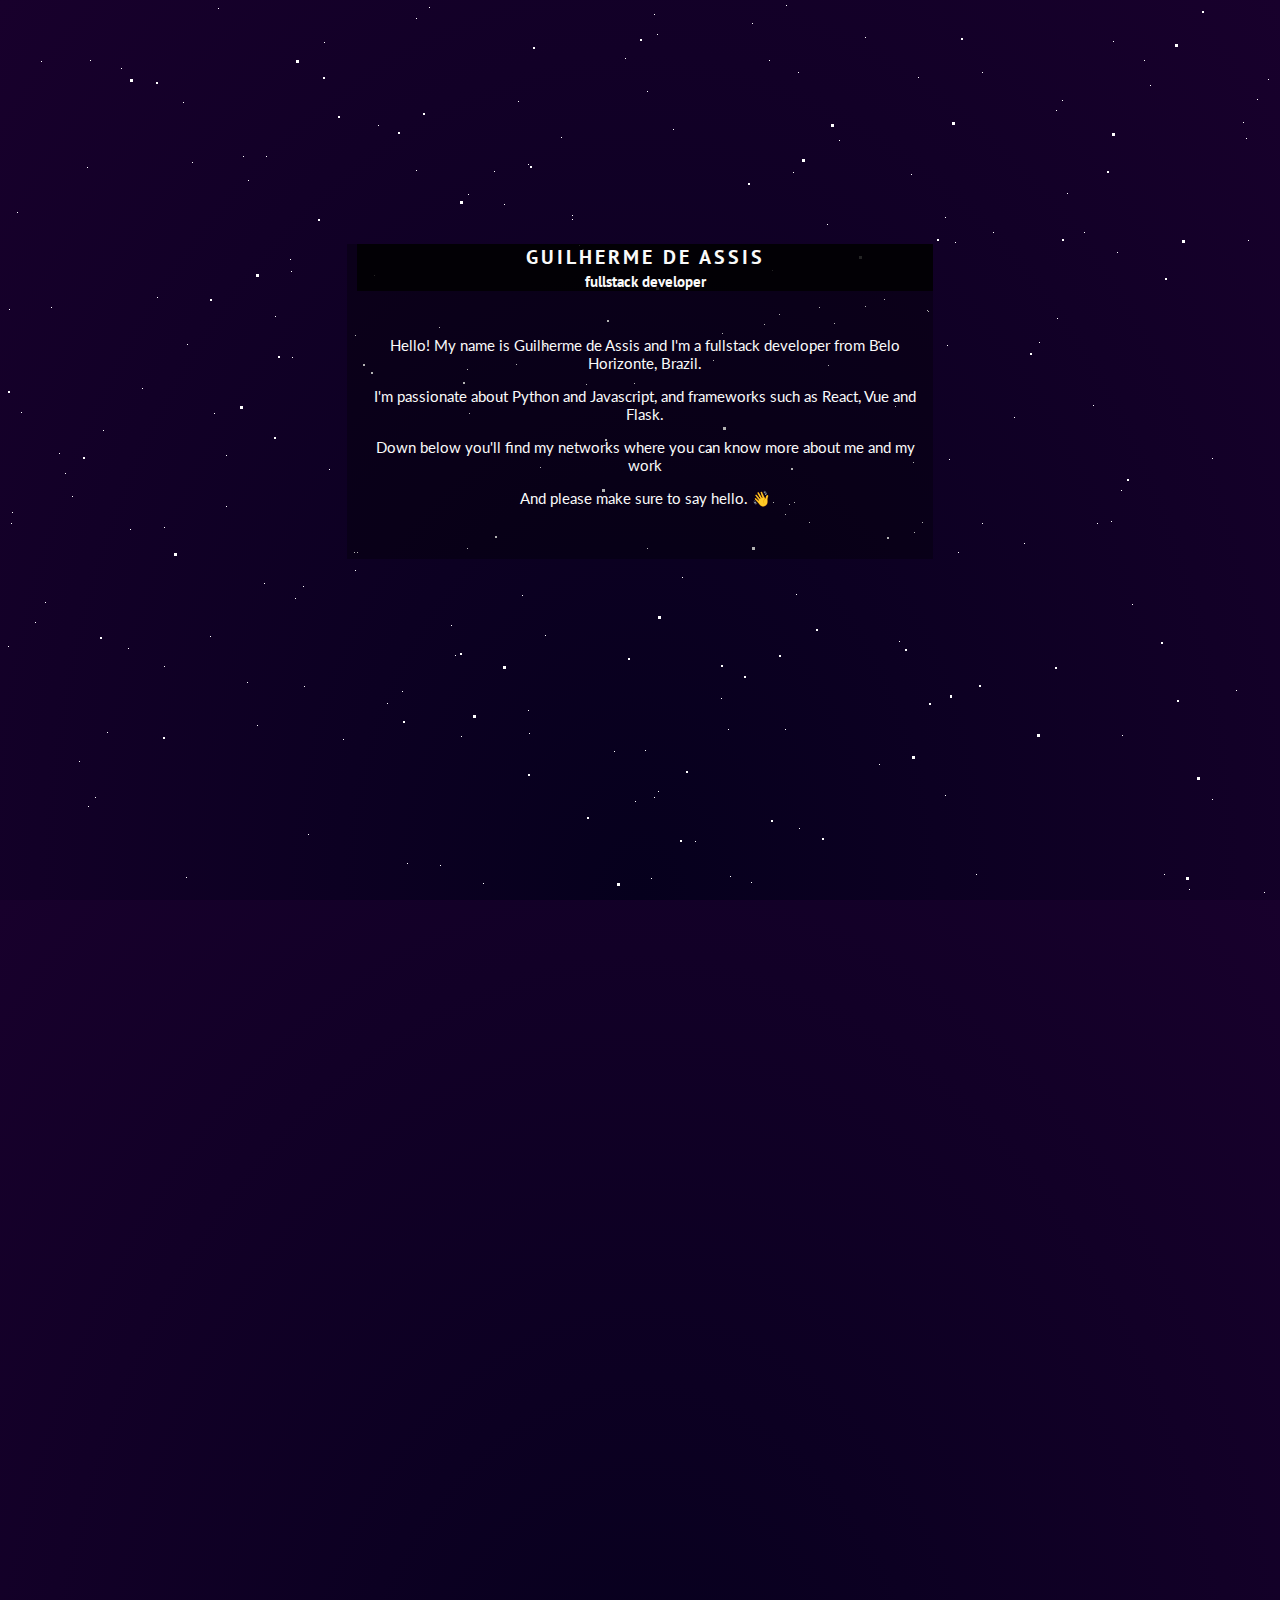
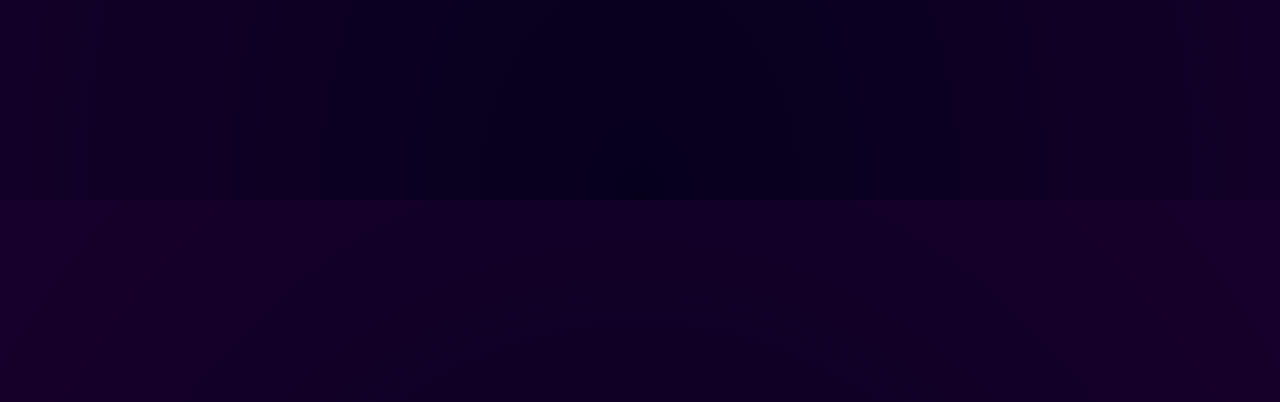
<file: my-new-portfolio/index.html>
<!DOCTYPE html>
<html lang="en">
<head>
    <meta charset="UTF-8">
    <meta name="viewport" content="width=device-width, initial-scale=1.0">
    <meta http-equiv="X-UA-Compatible" content="ie=edge">
    <title>Guilherme de Assis</title>
    <link rel="icon" href="https://img.icons8.com/color/48/000000/code.png">
    <link href="https://fonts.googleapis.com/css2?family=Lato:wght@300&display=swap" rel="stylesheet">
    <link href="https://fonts.googleapis.com/css2?family=PT+Sans&display=swap" rel="stylesheet">
    <link rel="stylesheet" href="https://use.fontawesome.com/releases/v5.7.2/css/all.css" integrity="sha384-fnmOCqbTlWIlj8LyTjo7mOUStjsKC4pOpQbqyi7RrhN7udi9RwhKkMHpvLbHG9Sr" crossorigin="anonymous">
    <link rel="stylesheet" href="styles.css">
</head>
<body>
    <section class="wrapper">
        <div id="stars"></div>
        <div id="stars2"></div>
        <div id="stars3"></div>
        <div class="container">
            <div class="heading">
                <h1 class="title">Guilherme de Assis</h1>
                <h3 class="subtitle">Fullstack Developer</h3>
            </div>
            <div class="content">
                <p class="text-content">
                    Hello! My name is Guilherme de Assis and I'm a fullstack developer from Belo Horizonte, Brazil.
                </p>
                <p class="text-content">
                    I'm passionate about Python and Javascript, and frameworks such as React, Vue and Flask.
                </p>
                <p class="text-content">
                    Down below you'll find my networks where you can know more about me and my work
                </p>
                <p class="text-content">
                    And please make sure to say hello. 👋
                </p>
            </div>
            <div class="footer">
                <ul class="social-media-list">
                    <li>
                        <a target="_blank" href="https://twitter.com/guias12">
                            <i class="fab fa-twitter-square icon"></i>
                        </a>
                    </li>
                    <li>
                        <a target="_blank" href="https://open.spotify.com/user/guias12?si=RuPRJp6NSoin5dpH1FnLlQ">
                            <i class="fab fa-spotify icon"></i>
                        </a>
                    </li>
                    <li>
                        <a target="_blank" href="https://www.last.fm/user/guias12">
                            <i class="fab fa-lastfm-square icon"></i>
                        </a>
                    </li>
                    <li>
                        <a target="_blank" href="https://github.com/guias12">
                            <i class="fab fa-github-square icon"></i>
                        </a>
                    </li>
                    <li>
                        <a target="_blank" href="https://www.instagram.com/guias12_/">
                            <i class="fab fa-instagram icon"></i>
                        </a>
                    </li>                    
                    <li>
                        <a target="_blank" href="mailto:guilherme.p.assis@gmail.com?subject=Lets%20Work%20Together%20">
                            <i class="fas fa-envelope-square icon"></i>
                        </a>
                    </li>
                </ul>
            </div>
        </div>
    </section>
</body>
</html>
</file>
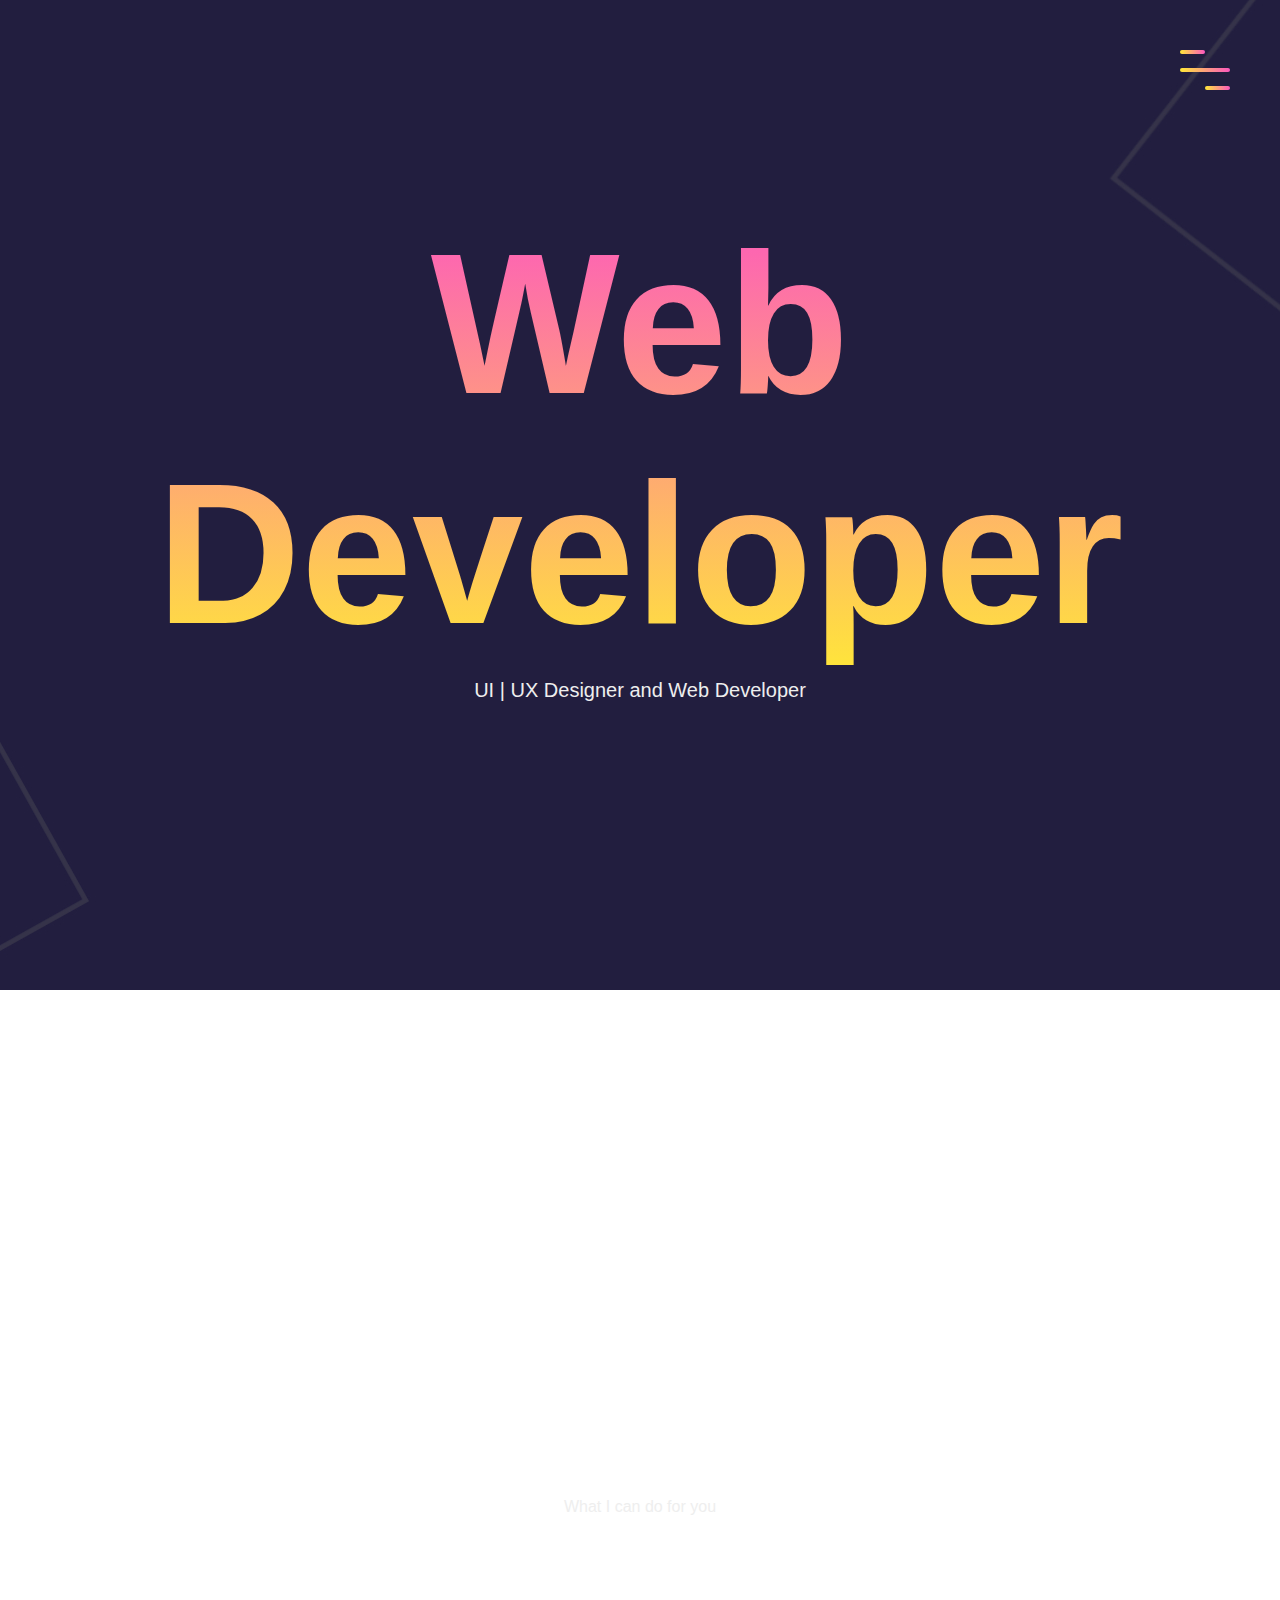
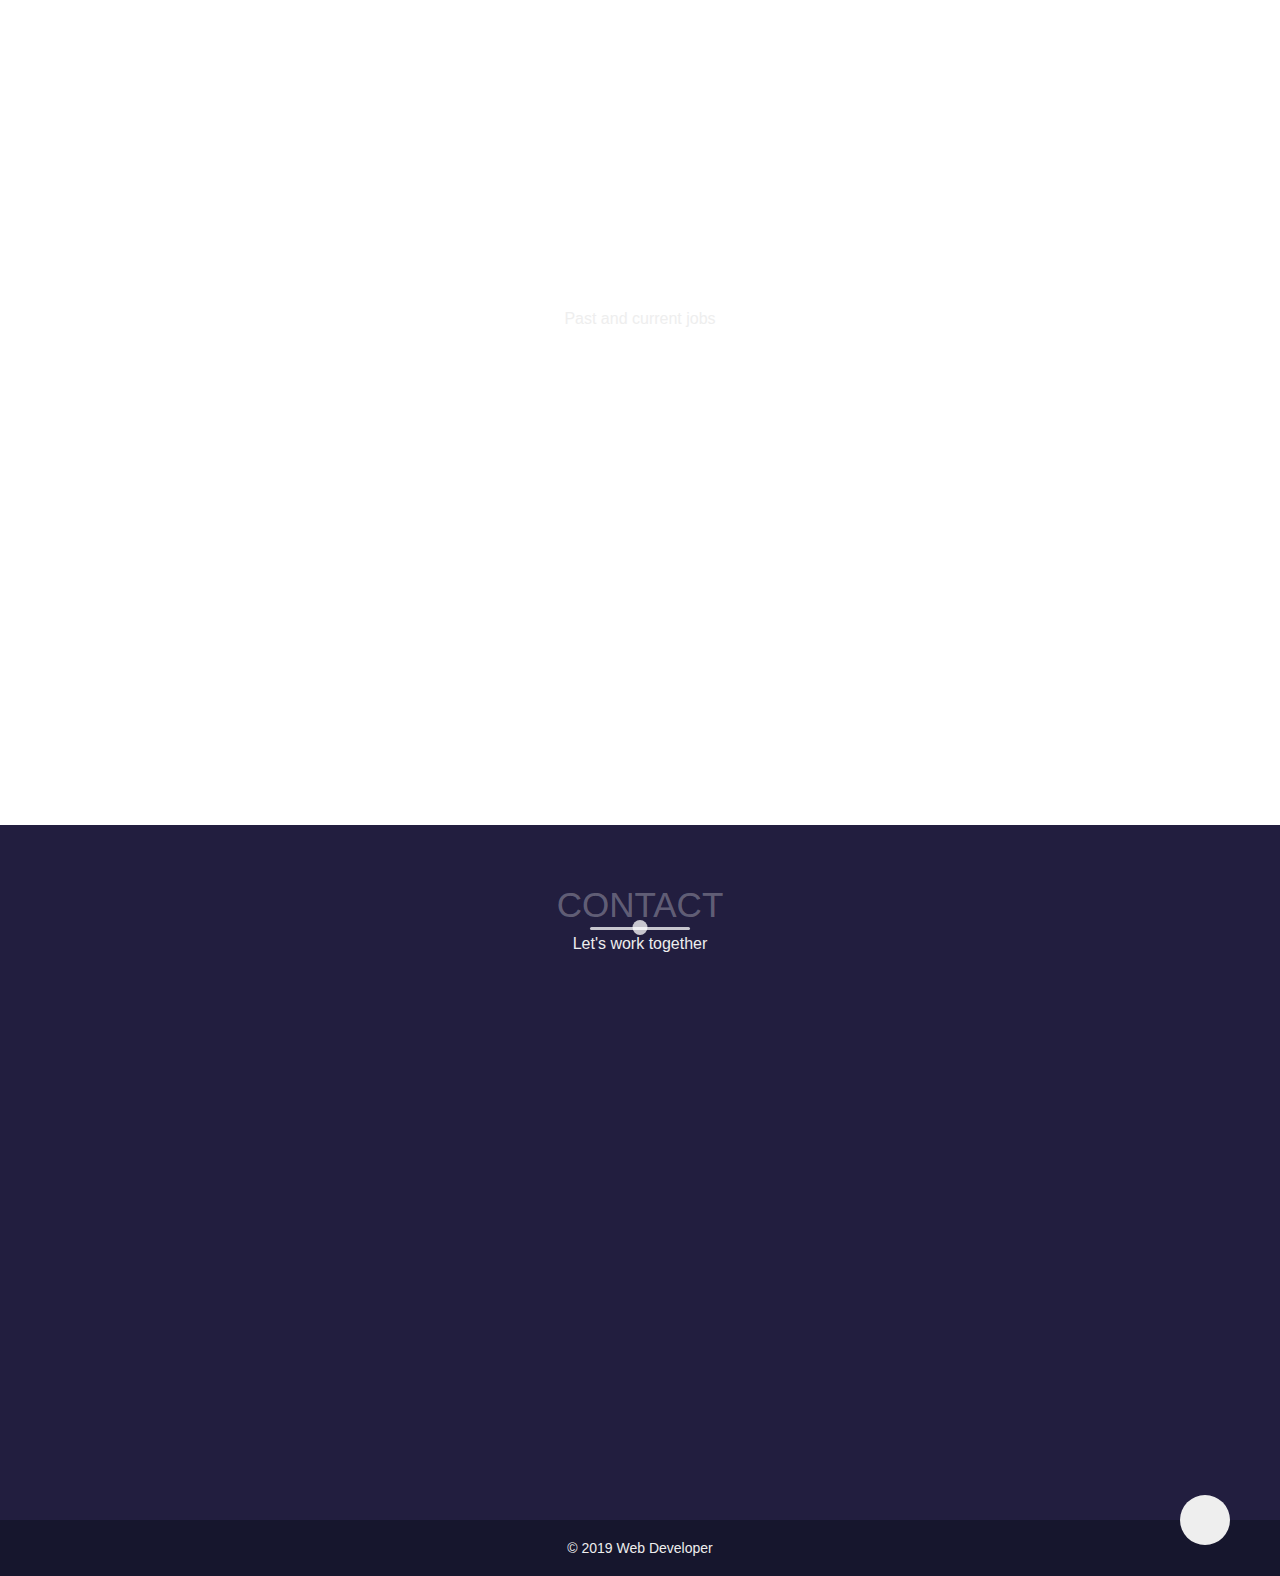
<file: portfolio/index.html>
<!DOCTYPE html>
<html lang="en">
<head>
    <meta charset="UTF-8">
    <meta name="viewport" content="width=device-width, initial-scale=1">
    <title>Web Developer</title>
    <link rel="stylesheet" href="https://unpkg.com/aos@next/dist/aos.css" />
    <link rel="stylesheet" href="https://use.fontawesome.com/releases/v5.7.2/css/all.css" integrity="sha384-fnmOCqbTlWIlj8LyTjo7mOUStjsKC4pOpQbqyi7RrhN7udi9RwhKkMHpvLbHG9Sr" crossorigin="anonymous">
    <link rel="stylesheet" href="main.css">
</head>
<body>
    <header>
        <div class="menu-toggler">
            <div class="bar half start"></div>
            <div class="bar"></div>
            <div class="bar half end"></div>
        </div>
        <nav class="top-nav">
            <ul class="nav-list">
                <li>
                    <a href="index.html" class="nav-link">Home</a>
                </li>
                <li>
                    <a href="#about" class="nav-link">About</a>
                </li>
                <li>
                    <a href="#services" class="nav-link">Services</a>
                </li>
                <li>
                    <a href="#portfolio" class="nav-link">Portfolio</a>
                </li>
                <li>
                    <a href="#experience" class="nav-link">Experience</a>
                </li>
                <li>
                    <a href="#contact" class="nav-link">Contact</a>
                </li>
            </ul>
        </nav>
        <div class="landing-text">
            <h1>Web Developer</h1>
            <h6>UI | UX Designer and Web Developer</h6>
        </div>
    </header>

    <section class="about" id="about">
        <div class="container">
            <div class="profile-img" data-aos="fade-right" data-aos-delay="300">
                <img src="images/profile.jpeg" alt="">
            </div>
            <div class="about-details" data-aos="fade-left" data-aos-delay="600">
                <div class="about-heading">
                    <h1>About</h1>
                    <h6>Myself</h6>
                </div>
                <p>
                    Lorem ipsum dolor sit amet, consectetur adipiscing elit, 
                    sed do eiusmod tempor incididunt ut labore et dolore magna aliqua. 
                    Ut enim ad minim veniam, quis nostrud exercitation ullamco laboris nisi ut aliquip ex ea commodo consequat.
                    Ut enim ad minim veniam, quis nostrud exercitation ullamco laboris nisi ut aliquip ex ea commodo consequat.
                </p>
                <div class="social-media">
                    <ul class="nav-list">
                        <li>
                            <a href="#" class="icon-link">
                                <i class="fab fa-facebook-square"></i>
                            </a>
                        </li>
                        <li>
                            <a href="#" class="icon-link">
                                <i class="fab fa-twitter-square"></i>
                            </a>
                        </li>
                        <li>
                            <a href="#" class="icon-link">
                                <i class="fab fa-github-square"></i>
                            </a>
                        </li>
                    </ul>
                </div>
            </div>           
        </div>
    </section>

    <section class="services" id="services">
        <div class="container">
            <div class="section-heading">
                <h1>Services</h1>
                <h6>What I can do for you</h6>
            </div>
            <div class="my-skills">
                <div class="skill" data-aos="fade-in" data-aos-delay="300">
                    <div class="icon-container">
                        <i class="fas fa-layer-group"></i>
                    </div>
                    <h1>Web Design</h1>
                    <p>
                        Lorem ipsum dolor sit amet, consectetur adipiscing elit, 
                        sed do eiusmod tempor incididunt ut labore et dolore magna aliqua. 
                    </p>
                </div>
                <div class="skill" data-aos="fade-in" data-aos-delay="600">
                    <div class="icon-container">
                        <i class="fas fa-code"></i>
                    </div>
                    <h1>Web Development</h1>
                    <p>
                        Lorem ipsum dolor sit amet, consectetur adipiscing elit, 
                        sed do eiusmod tempor incididunt ut labore et dolore magna aliqua. 
                    </p>
                </div>
                <div class="skill" data-aos="fade-in" data-aos-delay="900">
                    <div class="icon-container">
                        <i class="fas fa-chart-bar"></i>
                    </div>
                    <h1>Product Strategy</h1>
                    <p>
                        Lorem ipsum dolor sit amet, consectetur adipiscing elit, 
                        sed do eiusmod tempor incididunt ut labore et dolore magna aliqua. 
                    </p>
                </div>
            </div>
        </div>
    </section>

    <section class="portfolio" id="portfolio">
        <div class="container">
            <div class="section-heading">
                <h1>Portfolio</h1>
                <h6>View some of my recent work</h6>
            </div>
            <div class="portfolio-item">
                <div class="portfoilio-img has-margin-right" data-aos="fade-right" data-aos-delay="300">
                    <img src="images/portitem1.jpeg" alt="">
                </div>
                <div class="portfolio-description" data-aos="fade-left" data-aos-delay="600">
                    <h6>Web development</h6>
                    <h1>Blog Website</h1>
                    <p>
                        Lorem ipsum dolor sit amet, consectetur adipiscing elit, 
                        sed do eiusmod tempor incididunt ut labore et dolore magna aliqua.
                    </p>
                    <a href="" class="cta">View Details</a>
                </div>
            </div>
            <div class="portfolio-item">
                <div class="portfolio-description has-margin-right" data-aos="fade-right" data-aos-delay="900">
                    <h6>Web Design</h6>
                    <h1>Product Layout</h1>
                    <p>
                        Lorem ipsum dolor sit amet, consectetur adipiscing elit, 
                        sed do eiusmod tempor incididunt ut labore et dolore magna aliqua.
                    </p>
                    <a href="" class="cta">View Details</a>
                </div>
                <div class="portfoilio-img" data-aos="fade-left" data-aos-delay="1200">
                    <img src="images/portitem2.jpeg" alt="">
                </div>                
            </div>
            <div class="portfolio-item">
                <div class="portfoilio-img has-margin-right" data-aos="fade-right" data-aos-delay="1500">
                    <img src="images/portitem3.jpeg" alt="">
                </div>
                <div class="portfolio-description" data-aos="fade-left" data-aos-delay="1800">
                    <h6>Web Design</h6>
                    <h1>Product Sketch</h1>
                    <p>
                        Lorem ipsum dolor sit amet, consectetur adipiscing elit, 
                        sed do eiusmod tempor incididunt ut labore et dolore magna aliqua.
                    </p>
                    <a href="" class="cta">View Details</a>
                </div>
            </div>
        </div>
    </section>

    <section class="experience" id="experience">
        <div class="container">
            <div class="section-heading">
                <h1>Work Experience</h1>
                <h6>Past and current jobs</h6>
            </div>
            <div class="timeline" data-aos="fade-down" data-aos-delay="300">
                <ul>
                    <li class="date" data-date="2011 - Present">
                        <h1>Google</h1>
                        <p>
                            Lorem ipsum dolor sit amet, consectetur adipiscing elit, 
                            sed do eiusmod tempor incididunt ut labore et dolore magna aliqua.
                        </p>
                    </li>
                    <li class="date" data-date="2008 - 2011">
                        <h1>Facebook</h1>
                        <p>
                            Lorem ipsum dolor sit amet, consectetur adipiscing elit, 
                            sed do eiusmod tempor incididunt ut labore et dolore magna aliqua.
                        </p>
                    </li>
                    <li class="date" data-date="2002 - 2007">
                        <h1>Microsoft</h1>
                        <p>
                            Lorem ipsum dolor sit amet, consectetur adipiscing elit, 
                            sed do eiusmod tempor incididunt ut labore et dolore magna aliqua.
                        </p>
                    </li>
                </ul>
            </div>
        </div>
    </section>

    <section class="contact" id="contact">
        <div class="container">
            <div class="section-heading">
                <h1>Contact</h1>
                <h6>Let's work together</h6>
            </div>
            <form action="" data-aos="fade-up" data-aos-delay="300">
                <label for="name">Name:</label>
                <input type="text" name="name" id="name" placeholder="Enter your name..." required>
                <label for="email">Email:</label>
                <input type="email" name="email" id="email" placeholder="Enter your email..." required>
                <label for="service">Services:</label>
                <select name="service" id="service">
                    <option value="">Web Design</option>
                    <option value="">Web Development</option>
                    <option value="">Web Design/Development</option>
                </select>
                <label for="subject">Subject:</label>
                <textarea name="subject" id="subject" cols="10" rows="10"></textarea>
                <input type="submit" value="Submit">
            </form>
        </div>
    </section>

    <footer class="copyright">
        <div class="up" id="up">
            <i class="fas fa-chevron-up"></i>            
        </div>
        <p>&copy; 2019 Web Developer</p>
    </footer>
    <script src="https://ajax.googleapis.com/ajax/libs/jquery/3.3.1/jquery.min.js"></script>
    <script src="https://unpkg.com/aos@next/dist/aos.js"></script>
    <script src="main.js"></script>
</body>
</html>
</file>
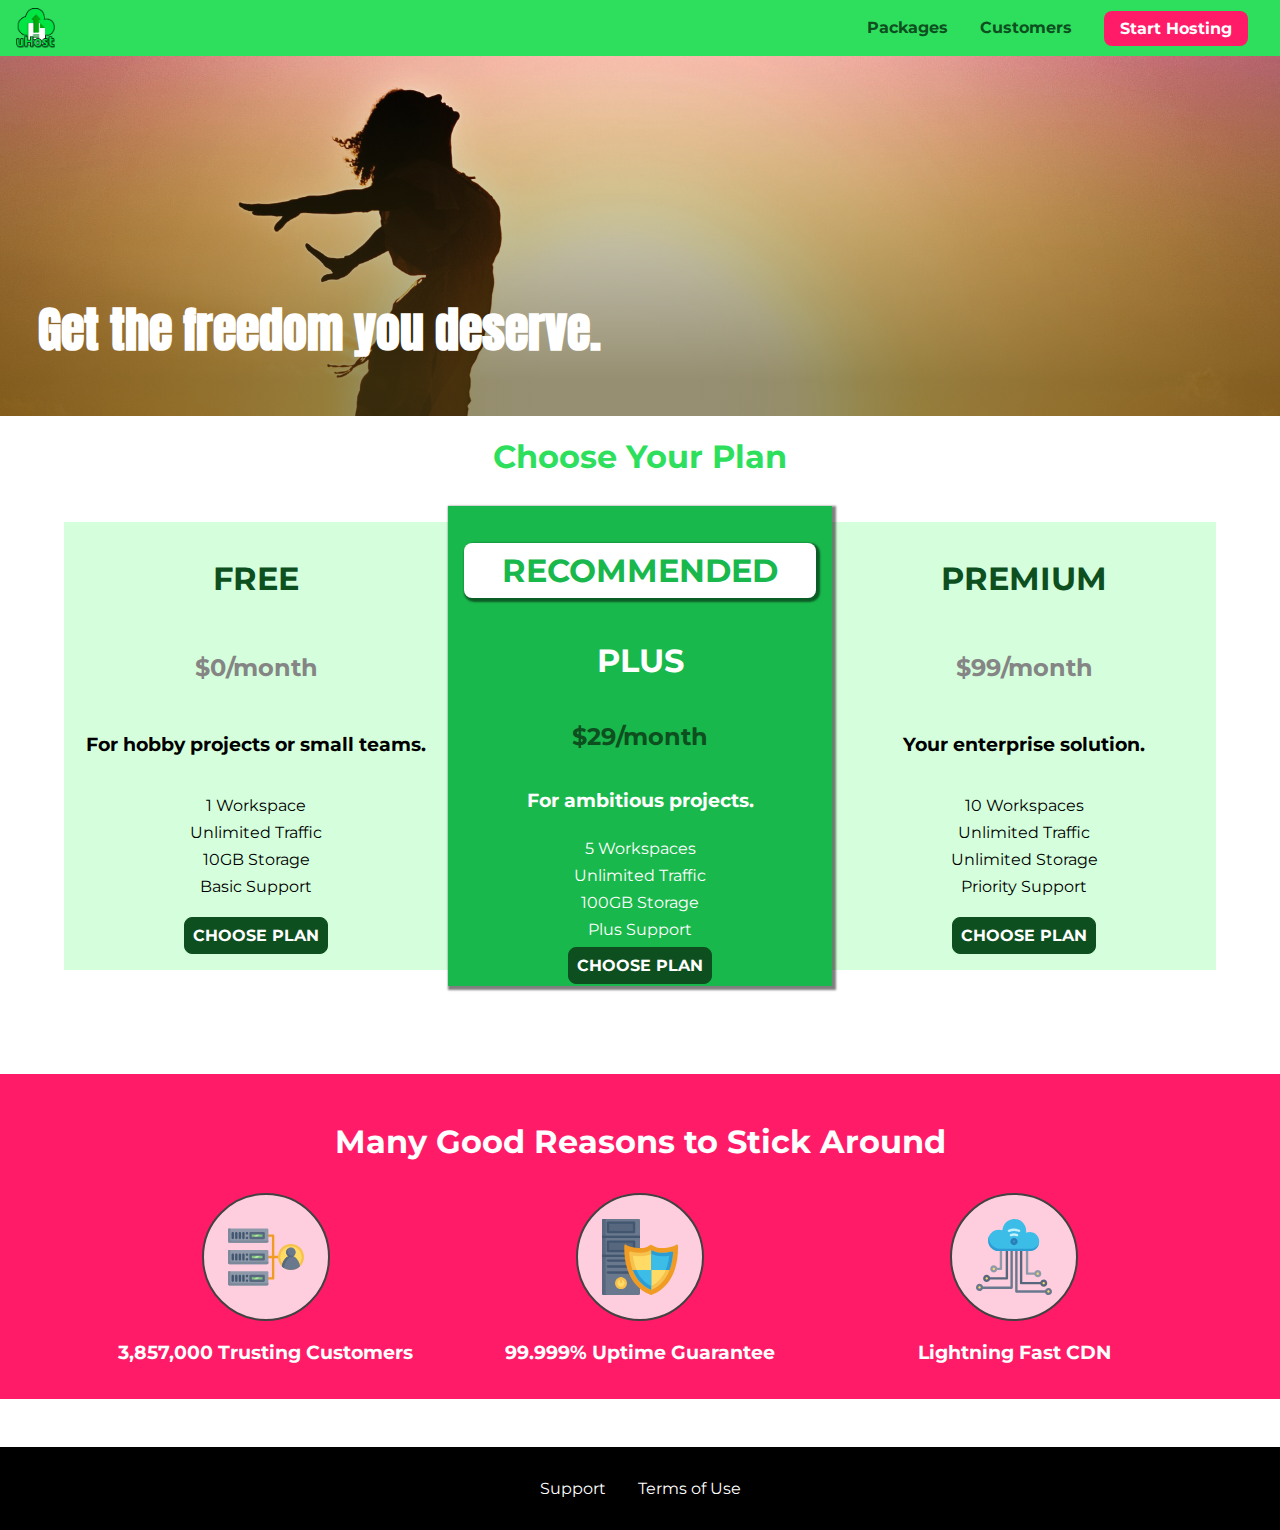
<file: uhost/index.html>
<!DOCTYPE html>
<html lang="en">

<head>
    <meta charset="UTF-8">
    <meta http-equiv="X-UA-Compatible" content="ie=edge">
    <meta name="viewport" content="width=device-width, initial-scale=1.0">
    <title>uHost</title>
    <link rel="shortcut icon" href="favicon.png">
    <link rel="stylesheet" href="shared.css">
    <link rel="stylesheet" href="main.css">
</head>

<body>
    <div class="backdrop"></div>
    <div class="modal">
        <h1 class="modal__title">Do you want to continue?</h1>
        <div class="modal__actions">
            <a href="start-hosting/index.html" class="modal__action">Yes!</a>
            <button class="modal__action modal__action--negative" type="button">No!</button>
        </div>
    </div>
    <header class="main-header">
        <div>
            <button class="toggle-button">
                <span class="toggle-button__bar"></span>
                <span class="toggle-button__bar"></span>
                <span class="toggle-button__bar"></span>
            </button>
            <a href="index.html" class="main-header__brand">
                <img src="images/uhost-icon.png" alt="uHost - Your favorite hosting company">
            </a>
        </div>
        <nav class="main-nav">
            <ul class="main-nav__items">
                <li class="main-nav__item">
                    <a href="packages/index.html">Packages</a>
                </li>
                <li class="main-nav__item">
                    <a href="customers/index.html">Customers</a>
                </li>
                <li class="main-nav__item main-nav__item--cta">
                    <a href="start-hosting/index.html">Start Hosting</a>
                </li>
            </ul>
        </nav>
    </header>
    <nav class="mobile-nav">
        <ul class="mobile-nav__items">
            <li class="mobile-nav__item">
                <a href="packages/index.html">Packages</a>
            </li>
            <li class="mobile-nav__item">
                <a href="customers/index.html">Customers</a>
            </li>
            <li class="mobile-nav__item mobile-nav__item--cta">
                <a href="start-hosting/index.html">Start Hosting</a>
            </li>
        </ul>
    </nav>
    <main>
        <section id="product-overview">
            <h1>Get the freedom you deserve.</h1>
        </section>
        <section id="plans">
            <h1 class="section-title">Choose Your Plan</h1>
            <div class="plan__list">
                <article class="plan">
                    <h1 class="plan__title">FREE</h1>
                    <h2 class="plan__price">$0/month</h2>
                    <h3>For hobby projects or small teams.</h3>
                    <ul class="plan__features">
                        <li class="plan__feature">1 Workspace</li>
                        <li class="plan__feature">Unlimited Traffic</li>
                        <li class="plan__feature">10GB Storage</li>
                        <li class="plan__feature">Basic Support</li>
                    </ul>
                    <div>
                        <button class="button">CHOOSE PLAN</button>
                    </div>
                </article>
                <article class="plan plan--highlighted">
                    <h1 class="plan__annotation">RECOMMENDED</h1>
                    <h1 class="plan__title">PLUS</h1>
                    <h2 class="plan__price">$29/month</h2>
                    <h3>For ambitious projects.</h3>
                    <ul class="plan__features">
                        <li class="plan__feature">5 Workspaces</li>
                        <li class="plan__feature">Unlimited Traffic</li>
                        <li class="plan__feature">100GB Storage</li>
                        <li class="plan__feature">Plus Support</li>
                    </ul>
                    <div>
                        <button class="button">CHOOSE PLAN</button>
                    </div>
                </article>
                <article class="plan">
                    <h1 class="plan__title">PREMIUM</h1>
                    <h2 class="plan__price">$99/month</h2>
                    <h3>Your enterprise solution.</h3>
                    <ul class="plan__features">
                        <li class="plan__feature">10 Workspaces</li>
                        <li class="plan__feature">Unlimited Traffic</li>
                        <li class="plan__feature">Unlimited Storage</li>
                        <li class="plan__feature">Priority Support</li>
                    </ul>
                    <div>
                        <button class="button">CHOOSE PLAN</button>
                    </div>
                </article>
            </div>
        </section>
        <section id="key-features">
            <h1 class="section-title">Many Good Reasons to Stick Around</h1>
            <ul class="key-feature__list">
                <li class="key-feature">
                    <div class="key-feature__image">
                        <svg viewBox="0 0 512 512">
                            <path style="fill:#F09B24;" d="M344,248h-32V112c0-4.418-3.582-8-8-8h-40c-4.418,0-8,3.582-8,8s3.582,8,8,8h32v128h-32  c-4.418,0-8,3.582-8,8s3.582,8,8,8h32v128h-32c-4.418,0-8,3.582-8,8s3.582,8,8,8h40c4.418,0,8-3.582,8-8V264h32c4.418,0,8-3.582,8-8  S348.418,248,344,248z"
                            />
                            <path style="fill:#8E9AA9;" d="M264,64H8c-4.418,0-8,3.582-8,8v80c0,4.418,3.582,8,8,8h256c4.418,0,8-3.582,8-8V72  C272,67.582,268.418,64,264,64z"
                            />
                            <path style="fill:#7C899B;" d="M24,144c-4.418,0-8-3.582-8-8V64H8c-4.418,0-8,3.582-8,8v80c0,4.418,3.582,8,8,8h256  c4.418,0,8-3.582,8-8v-8H24z"
                            />
                            <rect x="152" y="96" style="fill:#B8E3A8;" width="88" height="32" />
                            <g>
                                <polygon style="fill:#7EC97D;" points="152,96 152,128 166,128 198,96  " />
                                <polygon style="fill:#7EC97D;" points="220,96 188,128 240,128 240,96  " />
                            </g>
                            <path style="fill:#56677E;" d="M240,136h-88c-4.418,0-8-3.582-8-8V96c0-4.418,3.582-8,8-8h88c4.418,0,8,3.582,8,8v32  C248,132.418,244.418,136,240,136z M160,120h72v-16h-72V120z"
                            />
                            <g>
                                <path style="fill:#435670;" d="M32,136c-4.418,0-8-3.582-8-8V96c0-4.418,3.582-8,8-8s8,3.582,8,8v32C40,132.418,36.418,136,32,136z   "
                                />
                                <path style="fill:#435670;" d="M56,136c-4.418,0-8-3.582-8-8V96c0-4.418,3.582-8,8-8s8,3.582,8,8v32C64,132.418,60.418,136,56,136z   "
                                />
                                <path style="fill:#435670;" d="M80,136c-4.418,0-8-3.582-8-8V96c0-4.418,3.582-8,8-8s8,3.582,8,8v32C88,132.418,84.418,136,80,136z   "
                                />
                                <path style="fill:#435670;" d="M104,136c-4.418,0-8-3.582-8-8V96c0-4.418,3.582-8,8-8s8,3.582,8,8v32   C112,132.418,108.418,136,104,136z"
                                />
                                <path style="fill:#435670;" d="M128,105c-4.418,0-8-3.582-8-8v-1c0-4.418,3.582-8,8-8s8,3.582,8,8v1   C136,101.418,132.418,105,128,105z"
                                />
                                <path style="fill:#435670;" d="M128,136c-4.418,0-8-3.582-8-8v-1c0-4.418,3.582-8,8-8s8,3.582,8,8v1   C136,132.418,132.418,136,128,136z"
                                />
                            </g>
                            <path style="fill:#8E9AA9;" d="M264,208H8c-4.418,0-8,3.582-8,8v80c0,4.418,3.582,8,8,8h256c4.418,0,8-3.582,8-8v-80  C272,211.582,268.418,208,264,208z"
                            />
                            <path style="fill:#7C899B;" d="M24,288c-4.418,0-8-3.582-8-8v-72H8c-4.418,0-8,3.582-8,8v80c0,4.418,3.582,8,8,8h256  c4.418,0,8-3.582,8-8v-8H24z"
                            />
                            <rect x="152" y="240" style="fill:#B8E3A8;" width="88" height="32" />
                            <g>
                                <polygon style="fill:#7EC97D;" points="152,240 152,272 166,272 198,240  " />
                                <polygon style="fill:#7EC97D;" points="220,240 188,272 240,272 240,240  " />
                            </g>
                            <path style="fill:#56677E;" d="M240,280h-88c-4.418,0-8-3.582-8-8v-32c0-4.418,3.582-8,8-8h88c4.418,0,8,3.582,8,8v32  C248,276.418,244.418,280,240,280z M160,264h72v-16h-72V264z"
                            />
                            <g>
                                <path style="fill:#435670;" d="M32,280c-4.418,0-8-3.582-8-8v-32c0-4.418,3.582-8,8-8s8,3.582,8,8v32C40,276.418,36.418,280,32,280   z"
                                />
                                <path style="fill:#435670;" d="M56,280c-4.418,0-8-3.582-8-8v-32c0-4.418,3.582-8,8-8s8,3.582,8,8v32C64,276.418,60.418,280,56,280   z"
                                />
                                <path style="fill:#435670;" d="M80,280c-4.418,0-8-3.582-8-8v-32c0-4.418,3.582-8,8-8s8,3.582,8,8v32C88,276.418,84.418,280,80,280   z"
                                />
                                <path style="fill:#435670;" d="M104,280c-4.418,0-8-3.582-8-8v-32c0-4.418,3.582-8,8-8s8,3.582,8,8v32   C112,276.418,108.418,280,104,280z"
                                />
                                <path style="fill:#435670;" d="M128,249c-4.418,0-8-3.582-8-8v-1c0-4.418,3.582-8,8-8s8,3.582,8,8v1   C136,245.418,132.418,249,128,249z"
                                />
                                <path style="fill:#435670;" d="M128,280c-4.418,0-8-3.582-8-8v-1c0-4.418,3.582-8,8-8s8,3.582,8,8v1   C136,276.418,132.418,280,128,280z"
                                />
                            </g>
                            <path style="fill:#8E9AA9;" d="M264,352H8c-4.418,0-8,3.582-8,8v80c0,4.418,3.582,8,8,8h256c4.418,0,8-3.582,8-8v-80  C272,355.582,268.418,352,264,352z"
                            />
                            <path style="fill:#7C899B;" d="M24,432c-4.418,0-8-3.582-8-8v-72H8c-4.418,0-8,3.582-8,8v80c0,4.418,3.582,8,8,8h256  c4.418,0,8-3.582,8-8v-8H24z"
                            />
                            <rect x="152" y="384" style="fill:#B8E3A8;" width="88" height="32" />
                            <g>
                                <polygon style="fill:#7EC97D;" points="152,384 152,416 166,416 198,384  " />
                                <polygon style="fill:#7EC97D;" points="220,384 188,416 240,416 240,384  " />
                            </g>
                            <path style="fill:#56677E;" d="M240,424h-88c-4.418,0-8-3.582-8-8v-32c0-4.418,3.582-8,8-8h88c4.418,0,8,3.582,8,8v32  C248,420.418,244.418,424,240,424z M160,408h72v-16h-72V408z"
                            />
                            <g>
                                <path style="fill:#435670;" d="M32,424c-4.418,0-8-3.582-8-8v-32c0-4.418,3.582-8,8-8s8,3.582,8,8v32C40,420.418,36.418,424,32,424   z"
                                />
                                <path style="fill:#435670;" d="M56,424c-4.418,0-8-3.582-8-8v-32c0-4.418,3.582-8,8-8s8,3.582,8,8v32C64,420.418,60.418,424,56,424   z"
                                />
                                <path style="fill:#435670;" d="M80,424c-4.418,0-8-3.582-8-8v-32c0-4.418,3.582-8,8-8s8,3.582,8,8v32C88,420.418,84.418,424,80,424   z"
                                />
                                <path style="fill:#435670;" d="M104,424c-4.418,0-8-3.582-8-8v-32c0-4.418,3.582-8,8-8s8,3.582,8,8v32   C112,420.418,108.418,424,104,424z"
                                />
                                <path style="fill:#435670;" d="M128,393c-4.418,0-8-3.582-8-8v-1c0-4.418,3.582-8,8-8s8,3.582,8,8v1   C136,389.418,132.418,393,128,393z"
                                />
                                <path style="fill:#435670;" d="M128,424c-4.418,0-8-3.582-8-8v-1c0-4.418,3.582-8,8-8s8,3.582,8,8v1   C136,420.418,132.418,424,128,424z"
                                />
                            </g>
                            <path style="fill:#F7C14D;" d="M424,168c-48.523,0-88,39.477-88,88s39.477,88,88,88s88-39.477,88-88S472.523,168,424,168z" />
                            <path style="fill:#FFDB66;" d="M424,184c-39.701,0-72,32.299-72,72s32.299,72,72,72s72-32.299,72-72S463.701,184,424,184z" />
                            <path style="fill:#69788D;" d="M484.893,314.16C476.393,274.588,451.922,248,424,248s-52.393,26.588-60.893,66.16  c-0.605,2.82,0.354,5.749,2.511,7.664C381.731,336.124,402.465,344,424,344s42.269-7.876,58.381-22.176  C484.539,319.909,485.498,316.98,484.893,314.16z"
                            />
                            <path style="fill:#56677E;" d="M434.053,249.171C430.768,248.403,427.411,248,424,248c-27.922,0-52.393,26.588-60.893,66.16  c-0.605,2.82,0.354,5.749,2.511,7.664c3.383,3.002,6.979,5.703,10.734,8.125C384.904,286.243,407.373,255.378,434.053,249.171z"
                            />
                            <path style="fill:#69788D;" d="M424,192c-17.645,0-32,14.355-32,32s14.355,32,32,32s32-14.355,32-32S441.645,192,424,192z" />
                            <path style="fill:#56677E;" d="M432,248c-17.645,0-32-14.355-32-32c0-6.783,2.128-13.076,5.742-18.258  C397.444,203.53,392,213.138,392,224c0,17.645,14.355,32,32,32c10.862,0,20.471-5.444,26.258-13.742  C445.076,245.872,438.783,248,432,248z"
                            />

                        </svg>
                    </div>
                    <p class="key-feature__description">3,857,000 Trusting Customers</p>
                </li>
                <li class="key-feature">
                    <div class="key-feature__image">
                        <svg viewBox="0 0 512 512">
                            <path style="fill:#69788D;" d="M248,0H8C3.582,0,0,3.582,0,8v496c0,4.418,3.582,8,8,8h240c4.418,0,8-3.582,8-8V8  C256,3.582,252.418,0,248,0z"
                            />
                            <path style="fill:#56677E;" d="M24,504V8c0-4.418,3.582-8,8-8H8C3.582,0,0,3.582,0,8v496c0,4.418,3.582,8,8,8h24  C27.582,512,24,508.418,24,504z"
                            />
                            <g>
                                <rect x="0" y="112" style="fill:#435670;" width="256" height="16" />
                                <rect x="0" y="240" style="fill:#435670;" width="256" height="16" />
                            </g>
                            <path style="fill:#F7C14D;" d="M128,392c-22.056,0-40,17.944-40,40s17.944,40,40,40s40-17.944,40-40S150.056,392,128,392z" />
                            <path style="fill:#FFDB66;" d="M128,408c-13.233,0-24,10.767-24,24s10.767,24,24,24s24-10.767,24-24S141.233,408,128,408z" />
                            <path style="fill:#F7C14D;" d="M128,392c-2.739,0-5.414,0.278-8,0.805V424c0,4.418,3.582,8,8,8c4.418,0,8-3.582,8-8v-31.195  C133.414,392.278,130.739,392,128,392z"
                            />
                            <g>
                                <path style="fill:#435670;" d="M216,288H40c-4.418,0-8-3.582-8-8s3.582-8,8-8h176c4.418,0,8,3.582,8,8S220.418,288,216,288z"
                                />
                                <path style="fill:#435670;" d="M216,328H40c-4.418,0-8-3.582-8-8s3.582-8,8-8h176c4.418,0,8,3.582,8,8S220.418,328,216,328z"
                                />
                                <path style="fill:#435670;" d="M216,368H40c-4.418,0-8-3.582-8-8s3.582-8,8-8h176c4.418,0,8,3.582,8,8S220.418,368,216,368z"
                                />
                                <path style="fill:#435670;" d="M216,16H40c-4.418,0-8,3.582-8,8v64c0,4.418,3.582,8,8,8h176c4.418,0,8-3.582,8-8V24   C224,19.582,220.418,16,216,16z"
                                />
                            </g>
                            <rect x="48" y="32" style="fill:#56677E;" width="160" height="48" />
                            <path style="fill:#435670;" d="M216,144H40c-4.418,0-8,3.582-8,8v64c0,4.418,3.582,8,8,8h176c4.418,0,8-3.582,8-8v-64  C224,147.582,220.418,144,216,144z"
                            />
                            <rect x="48" y="160" style="fill:#56677E;" width="160" height="48" />
                            <path style="fill:#F09B24;" d="M511.747,180.237c-0.194-6.537-8.107-10.107-13.135-5.894c-5.6,4.693-42.904,21.282-98.514,21.282  c-33.45,0-64.625-20.999-64.929-21.206c-2.9-1.991-6.764-1.85-9.512,0.346c-2.677,2.135-27.201,20.86-63.793,20.86  c-55.607,0-92.914-16.589-98.515-21.282c-5.028-4.211-12.941-0.645-13.135,5.894c-1.634,54.834,4.655,105.941,18.693,151.903  c12.096,39.604,29.759,74.047,52.497,102.373c27.538,34.304,62.743,59.882,104.66,76.045c3.069,1.918,6.757,1.921,9.83,0  c41.917-16.163,77.122-41.741,104.66-76.045c22.738-28.326,40.401-62.77,52.497-102.373  C507.092,286.179,513.381,235.071,511.747,180.237z"
                            />
                            <path style="fill:#F7C14D;" d="M476.21,221.226c-1.953-1.631-4.568-2.235-7.036-1.628c-21.686,5.327-44.926,8.028-69.075,8.028  c-25.926,0-49.633-8.975-64.955-16.504c-2.307-1.134-5.016-1.091-7.284,0.116c-14.059,7.477-36.919,16.388-65.994,16.388  c-24.153,0-47.394-2.701-69.075-8.028c-5.155-1.268-10.221,2.966-9.894,8.261c2.077,33.693,7.668,65.635,16.616,94.935  c22.774,74.565,66.139,126.334,128.888,153.868c2.032,0.891,4.397,0.891,6.43,0c61.777-27.107,104.716-78.876,127.62-153.868  c8.948-29.3,14.539-61.241,16.616-94.935C479.224,225.319,478.163,222.856,476.21,221.226z"
                            />
                            <path style="fill:#FFDB66;" d="M331.609,451.727c-52.604-25.289-89.304-70.987-109.144-135.944  c-6.532-21.39-11.162-44.336-13.82-68.447c17.133,2.852,34.952,4.291,53.22,4.291c29.394,0,53.376-7.793,69.978-15.561  c17.44,7.736,41.656,15.561,68.256,15.561c18.267,0,36.085-1.439,53.219-4.291c-2.659,24.112-7.288,47.06-13.82,68.448  C419.545,381.108,383.27,426.805,331.609,451.727z"
                            />
                            <g>
                                <path style="fill:#2C9DD4;" d="M479.066,227.858c0.157-2.539-0.903-5.002-2.856-6.633s-4.568-2.235-7.036-1.628   c-21.686,5.327-44.926,8.028-69.075,8.028c-25.926,0-49.633-8.975-64.955-16.504c-1.057-0.52-2.2-0.78-3.345-0.806l-0.072,133.351   h123.601c2.556-6.746,4.933-13.702,7.123-20.874C471.398,293.493,476.989,261.552,479.066,227.858z"
                                />
                                <path style="fill:#2C9DD4;" d="M206.658,343.667c24.153,63.42,65.028,108.108,121.743,132.995c1.031,0.452,2.147,0.673,3.263,0.666   l0.063-133.661H206.658z"
                                />
                            </g>
                            <g>
                                <path style="fill:#3CBDE8;" d="M439.497,315.783c6.532-21.389,11.161-44.336,13.82-68.448c-17.134,2.852-34.952,4.291-53.219,4.291   c-26.6,0-50.815-7.824-68.256-15.561l-0.116,107.601h97.758C433.179,334.807,436.524,325.518,439.497,315.783z"
                                />
                                <path style="fill:#3CBDE8;" d="M232.523,343.667c21.144,50.298,54.363,86.56,99.087,108.06l0.117-108.06H232.523z" />
                            </g>
                        </svg>
                    </div>
                    <p class="key-feature__description">99.999% Uptime Guarantee</p>
                </li>
                <li class="key-feature">
                    <div class="key-feature__image">
                        <svg viewBox="0 0 512 512">
                            <path style="fill:#8E9AA9;" d="M168,200c-4.418,0-8,3.582-8,8v120h-17.376c-3.302-9.311-12.194-16-22.624-16  c-13.234,0-24,10.767-24,24s10.766,24,24,24c10.429,0,19.321-6.689,22.624-16H168c4.418,0,8-3.582,8-8V208  C176,203.582,172.418,200,168,200z"
                            />
                            <path style="fill:#FFDB66;" d="M120,328c-4.411,0-8,3.589-8,8s3.589,8,8,8s8-3.589,8-8S124.411,328,120,328z" />
                            <path style="fill:#56677E;" d="M208,200c-4.418,0-8,3.582-8,8v184H94.624C91.322,382.689,82.43,376,72,376  c-13.234,0-24,10.767-24,24s10.766,24,24,24c10.429,0,19.321-6.689,22.624-16H208c4.418,0,8-3.582,8-8V208  C216,203.582,212.418,200,208,200z"
                            />
                            <path style="fill:#FFDB66;" d="M72,392c-4.411,0-8,3.589-8,8s3.589,8,8,8s8-3.589,8-8S76.411,392,72,392z" />
                            <path style="fill:#69788D;" d="M240,208c-4.418,0-8,3.582-8,8v239H47.24c-2.671-10.34-12.078-18-23.24-18c-13.234,0-24,10.767-24,24  s10.766,24,24,24c9.666,0,18.009-5.747,21.809-14H240c4.418,0,8-3.582,8-8V216C248,211.582,244.418,208,240,208z"
                            />
                            <path style="fill:#FFDB66;" d="M24,453c-4.411,0-8,3.589-8,8s3.589,8,8,8s8-3.589,8-8S28.411,453,24,453z" />
                            <path style="fill:#69788D;" d="M488,464c-10.429,0-19.321,6.689-22.624,16H280V208c0-4.418-3.582-8-8-8s-8,3.582-8,8v280  c0,4.418,3.582,8,8,8h193.376c3.302,9.311,12.194,16,22.624,16c13.234,0,24-10.767,24-24S501.234,464,488,464z"
                            />
                            <path style="fill:#FFDB66;" d="M488,480c-4.411,0-8,3.589-8,8s3.589,8,8,8s8-3.589,8-8S492.411,480,488,480z" />
                            <path style="fill:#56677E;" d="M456,408c-10.429,0-19.321,6.689-22.624,16H312V208c0-4.418-3.582-8-8-8s-8,3.582-8,8v224  c0,4.418,3.582,8,8,8h129.376c3.302,9.311,12.194,16,22.624,16c13.234,0,24-10.767,24-24S469.234,408,456,408z"
                            />
                            <path style="fill:#FFDB66;" d="M456,424c-4.411,0-8,3.589-8,8s3.589,8,8,8s8-3.589,8-8S460.411,424,456,424z" />
                            <path style="fill:#8E9AA9;" d="M416,344c-10.429,0-19.321,6.689-22.624,16H352V208c0-4.418-3.582-8-8-8s-8,3.582-8,8v160  c0,4.418,3.582,8,8,8h49.376c3.302,9.311,12.194,16,22.624,16c13.234,0,24-10.767,24-24S429.234,344,416,344z"
                            />
                            <path style="fill:#FFDB66;" d="M416,360c-4.411,0-8,3.589-8,8s3.589,8,8,8s8-3.589,8-8S420.411,360,416,360z" />
                            <path style="fill:#3CBDE8;" d="M362,88c-8.741,0-17.231,1.751-25.06,5.085C337.646,88.797,338,84.43,338,80  c0-44.112-35.888-80-80-80c-42.823,0-77.895,33.816-79.909,76.149C170.393,73.415,162.244,72,154,72c-39.701,0-72,32.299-72,72  s32.299,72,72,72h208c35.29,0,64-28.71,64-64S397.29,88,362,88z"
                            />
                            <path style="fill:#2C9DD4;" d="M368,200H160c-39.701,0-72-32.299-72-72c0-5.863,0.721-11.559,2.05-17.019  C84.918,120.88,82,132.102,82,144c0,39.701,32.299,72,72,72h208c30.389,0,55.88-21.296,62.379-49.743  C413.565,186.327,392.352,200,368,200z"
                            />
                            <path style="fill:#2A7DB5;" d="M256,128c-13.234,0-24,10.767-24,24s10.766,24,24,24c13.233,0,24-10.767,24-24S269.233,128,256,128z"
                            />
                            <path style="fill:#2C9DD4;" d="M256,144c-4.411,0-8,3.589-8,8s3.589,8,8,8c4.411,0,8-3.589,8-8S260.411,144,256,144z" />
                            <g>
                                <path style="fill:#C5F1FA;" d="M221.755,87.695c-2.994,0-5.864-1.688-7.233-4.572c-1.894-3.991-0.194-8.763,3.798-10.657   C230.157,66.849,242.834,64,256,64c13.166,0,25.844,2.849,37.68,8.466c3.992,1.895,5.692,6.666,3.798,10.657   s-6.666,5.692-10.657,3.798C277.144,82.328,266.774,80,256,80c-10.774,0-21.144,2.328-30.821,6.921   C224.072,87.446,222.904,87.695,221.755,87.695z"
                                />
                                <path style="fill:#C5F1FA;" d="M276.545,116.618c-1.148,0-2.316-0.249-3.424-0.774C267.745,113.293,261.985,112,256,112   c-5.985,0-11.745,1.293-17.121,3.844c-3.991,1.895-8.763,0.192-10.657-3.798c-1.894-3.992-0.193-8.764,3.798-10.657   C239.557,97.813,247.625,96,256,96c8.376,0,16.444,1.813,23.98,5.389c3.991,1.894,5.692,6.665,3.798,10.657   C282.41,114.93,279.539,116.618,276.545,116.618z"
                                />
                            </g>

                        </svg>
                    </div>
                    <p class="key-feature__description">Lightning Fast CDN</p>
                </li>
            </ul>
        </section>
    </main>
    <footer class="main-footer">
        <nav>
            <ul class="main-footer__links">
                <li class="main-footer__link">
                    <a href="#">Support</a>
                </li>
                <li class="main-footer__link">
                    <a href="#">Terms of Use</a>
                </li>
            </ul>
        </nav>
    </footer>
    <script src="shared.js"></script>
</body>

</html>
</file>
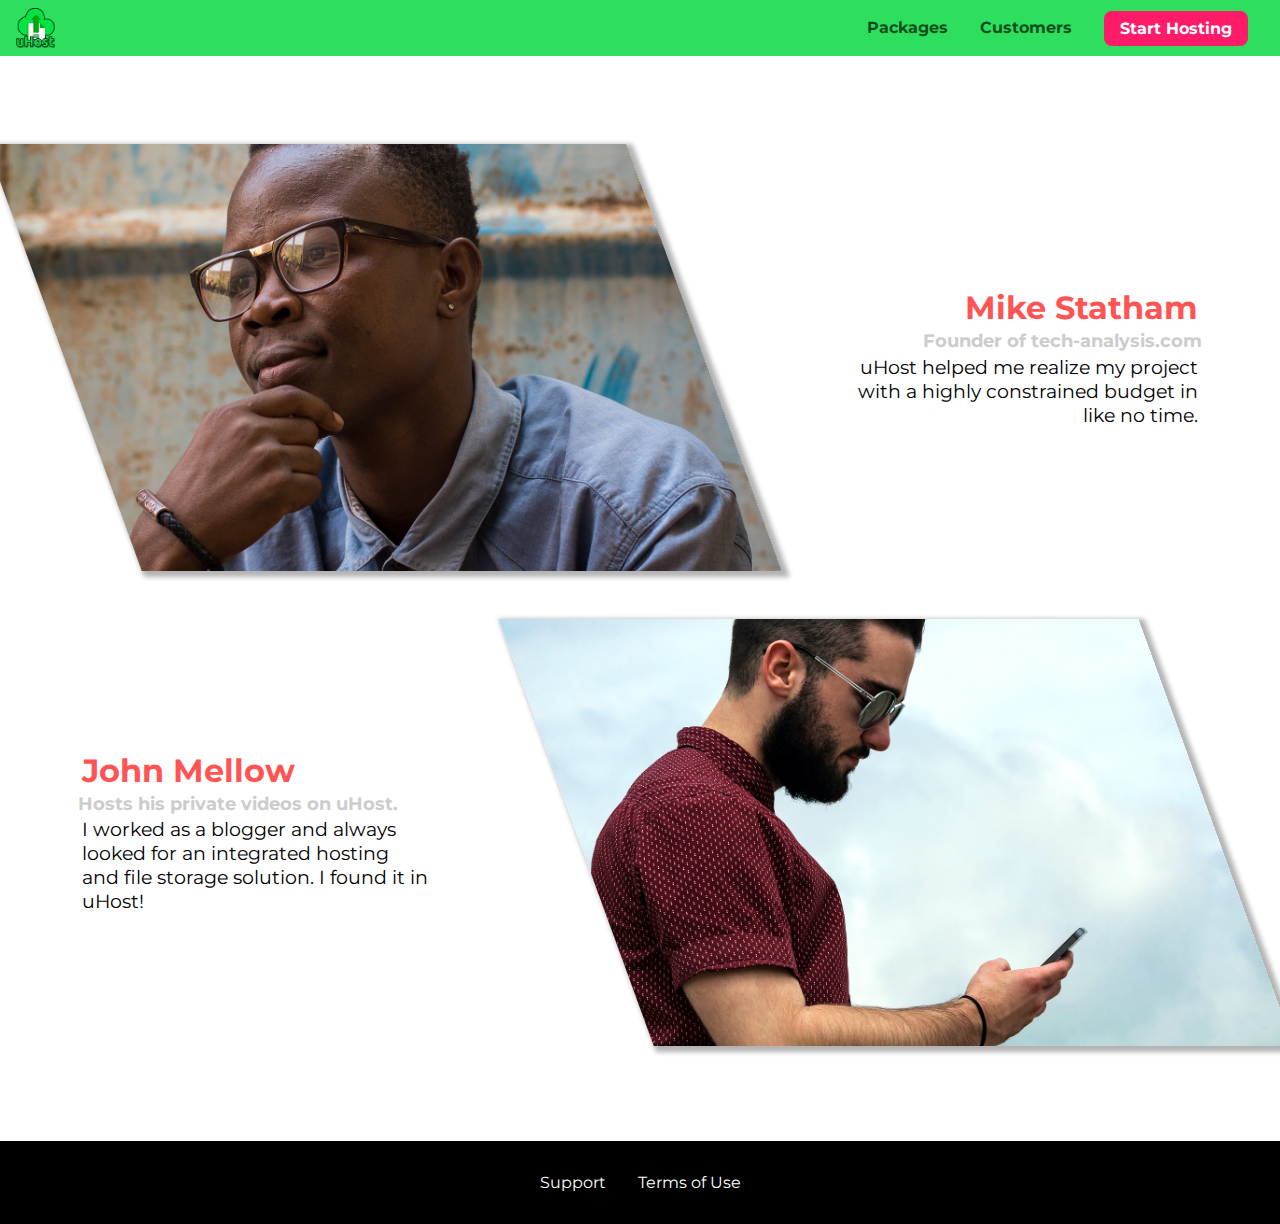
<file: uhost/customers/index.html>
<!DOCTYPE html>
<html lang="en">

<head>
    <meta charset="UTF-8">
    <meta name="viewport" content="width=device-width, initial-scale=1.0">
    <meta http-equiv="X-UA-Compatible" content="ie=edge">
    <title>uHost Customers</title>
    <link rel="shortcut icon" href="../favicon.png">
    <link rel="stylesheet" href="../shared.css">
    <link rel="stylesheet" href="customers.css">
</head>

<body>
    <div class="backdrop"></div>
    <header class="main-header">
        <div>
            <button class="toggle-button">
                <span class="toggle-button__bar"></span>
                <span class="toggle-button__bar"></span>
                <span class="toggle-button__bar"></span>
            </button>
            <a href="../index.html" class="main-header__brand">
                <img src="../images/uhost-icon.png" alt="uHost - Your favorite hosting company">
            </a>
        </div>
        <nav class="main-nav">
            <ul class="main-nav__items">
                <li class="main-nav__item">
                    <a href="../packages/index.html">Packages</a>
                </li>
                <li class="main-nav__item">
                    <a href="index.html">Customers</a>
                </li>
                <li class="main-nav__item main-nav__item--cta">
                    <a href="../start-hosting/index.html">Start Hosting</a>
                </li>
            </ul>
        </nav>
    </header>
    <nav class="mobile-nav">
        <ul class="mobile-nav__items">
            <li class="mobile-nav__item">
                <a href="../packages/index.html">Packages</a>
            </li>
            <li class="mobile-nav__item">
                <a href="index.html">Customers</a>
            </li>
            <li class="mobile-nav__item mobile-nav__item--cta">
                <a href="../start-hosting/index.html">Start Hosting</a>
            </li>
        </ul>
    </nav>
    <main>
        <div>
            <div class="testimonial" id="customer-1">
                <div class="testimonial__image-container">
                    <img src="../images/customer-1.jpg" alt="Mike Statham - Customer" class="testimonial__image">
                </div>
                <div class="testimonial__info">
                    <h1 class="testimonial__name">Mike Statham</h1>
                    <h2 class="testimonial__subtitle">Founder of
                        <a href="tech-analysis.com">tech-analysis.com</a>
                    </h2>
                    <p class="testimonial__text">uHost helped me realize my project with a highly constrained budget in like no time.</p>
                </div>
            </div>
            <div class="testimonial" id="customer-2">

                <div class="testimonial__info">
                    <h1 class="testimonial__name">John Mellow</h1>
                    <h2 class="testimonial__subtitle">Hosts his private videos on uHost.
                    </h2>
                    <p class="testimonial__text">I worked as a blogger and always looked for an integrated hosting and file storage solution. I found
                        it in uHost!
                    </p>
                </div>
                <div class="testimonial__image-container">
                    <img src="../images/customer-2.jpg" alt="John Mellow - Customer" class="testimonial__image">
                </div>
            </div>
        </div>
    </main>
    <footer class="main-footer">
        <nav>
            <ul class="main-footer__links">
                <li class="main-footer__link">
                    <a href="#">Support</a>
                </li>
                <li class="main-footer__link">
                    <a href="#">Terms of Use</a>
                </li>
            </ul>
        </nav>
    </footer>
    <script src="../shared.js"></script>
</body>

</html>
</file>
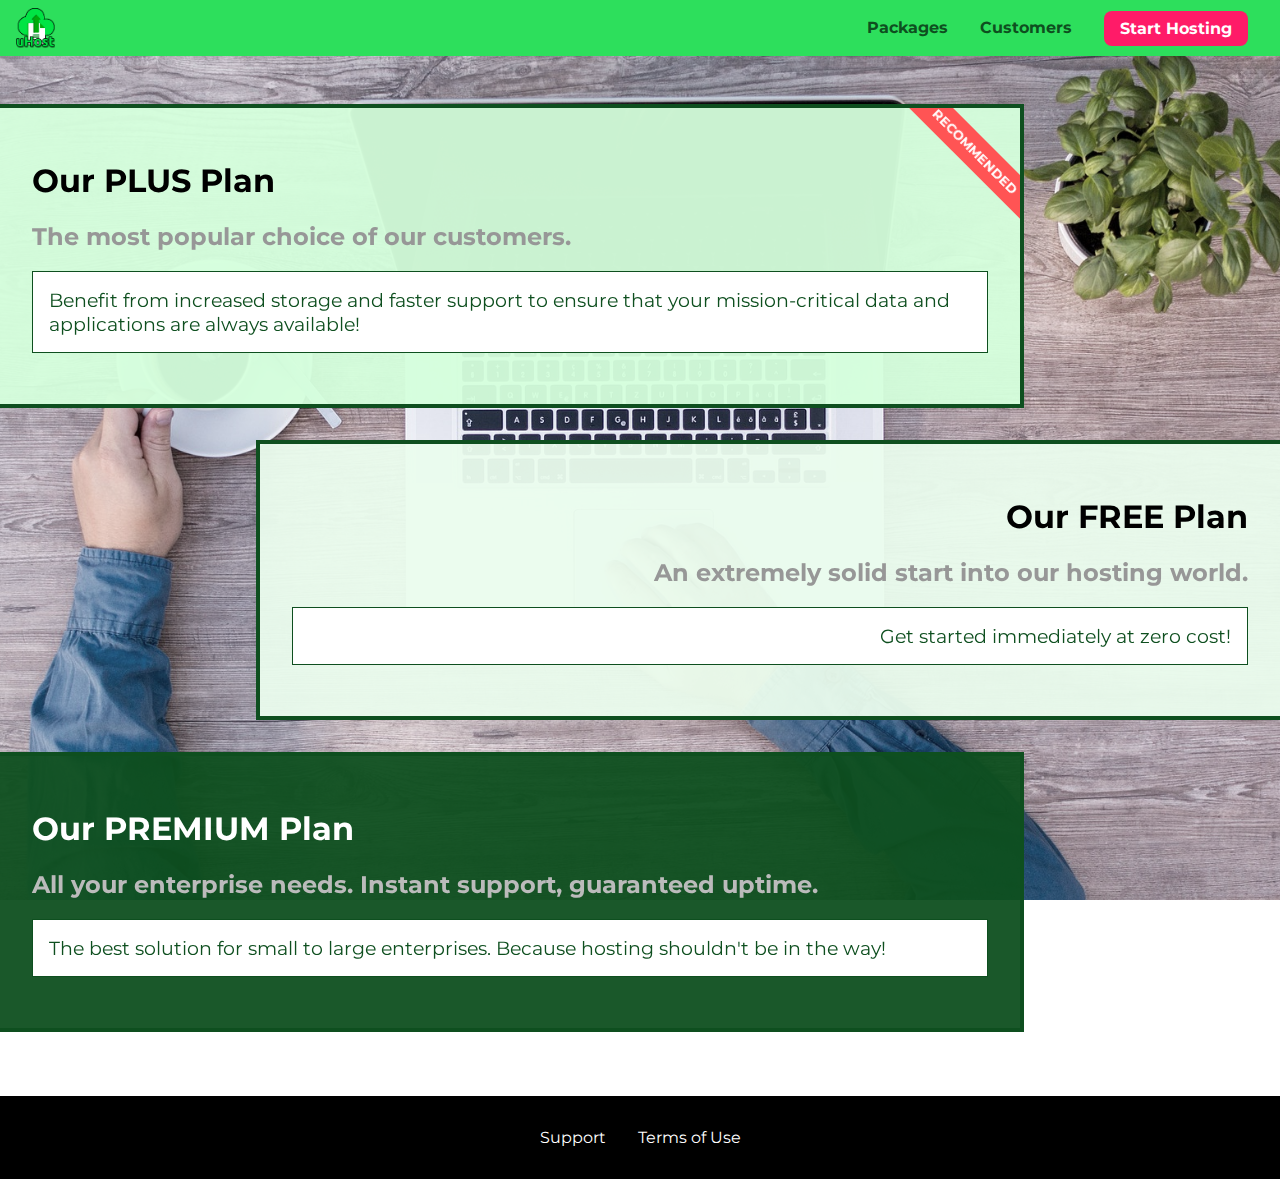
<file: uhost/packages/index.html>
<!DOCTYPE html>
<html lang="en">

<head>
    <meta charset="UTF-8">
    <meta http-equiv="X-UA-Compatible" content="ie=edge">
    <meta name="viewport" content="width=device-width, initial-scale=1.0">
    <title>uHost</title>
    <link rel="shortcut icon" href="../favicon.png">
    <link rel="stylesheet" href="../shared.css">
    <link rel="stylesheet" href="packages.css">
</head>

<body>
    <div class="backdrop"></div>
    <div class="background"></div>
    <header class="main-header">
        <div>
            <button class="toggle-button">
                <span class="toggle-button__bar"></span>
                <span class="toggle-button__bar"></span>
                <span class="toggle-button__bar"></span>
            </button>
            <a href="../index.html" class="main-header__brand">
                <img src="../images/uhost-icon.png" alt="uHost - Your favorite hosting company">
            </a>
        </div>
        <nav class="main-nav">
            <ul class="main-nav__items">
                <li class="main-nav__item">
                    <a href="index.html">Packages</a>
                </li>
                <li class="main-nav__item">
                    <a href="../customers/index.html">Customers</a>
                </li>
                <li class="main-nav__item main-nav__item--cta">
                    <a href="../start-hosting/index.html">Start Hosting</a>
                </li>
            </ul>
        </nav>
    </header>
    <nav class="mobile-nav">
        <ul class="mobile-nav__items">
            <li class="mobile-nav__item">
                <a href="index.html">Packages</a>
            </li>
            <li class="mobile-nav__item">
                <a href="../customers/index.html">Customers</a>
            </li>
            <li class="mobile-nav__item mobile-nav__item--cta">
                <a href="../start-hosting/index.html">Start Hosting</a>
            </li>
        </ul>
    </nav>
    <main>
        <section class="package" id="plus">
            <a href="#">
                <h1 class="package__title">Our PLUS Plan</h1>
                <h2 class="package__badge">RECOMMENDED</h2>
                <h2 class="package__subtitle">The most popular choice of our customers.</h2>
                <p class="package__info">Benefit from increased storage and faster support to ensure that your mission-critical data and applications
                    are always available!</p>
            </a>
        </section>
        <section class="package" id="free">
            <a href="#">
                <h1 class="package__title">Our FREE Plan</h1>
                <h2 class="package__subtitle">An extremely solid start into our hosting world.</h2>
                <p class="package__info">Get started immediately at zero cost!</p>
            </a>
        </section>
        <div class="clearfix"></div>
        <section class="package" id="premium">
            <a href="#">
                <h1 class="package__title">Our PREMIUM Plan</h1>
                <h2 class="package__subtitle">All your enterprise needs. Instant support, guaranteed uptime. </h2>
                <p class="package__info">The best solution for small to large enterprises. Because hosting shouldn't be in the way!</p>
            </a>
        </section>
    </main>
    <footer class="main-footer">
        <nav>
            <ul class="main-footer__links">
                <li class="main-footer__link">
                    <a href="#">Support</a>
                </li>
                <li class="main-footer__link">
                    <a href="#">Terms of Use</a>
                </li>
            </ul>
        </nav>
    </footer>
    <script src="../shared.js"></script>
</body>

</html>
</file>
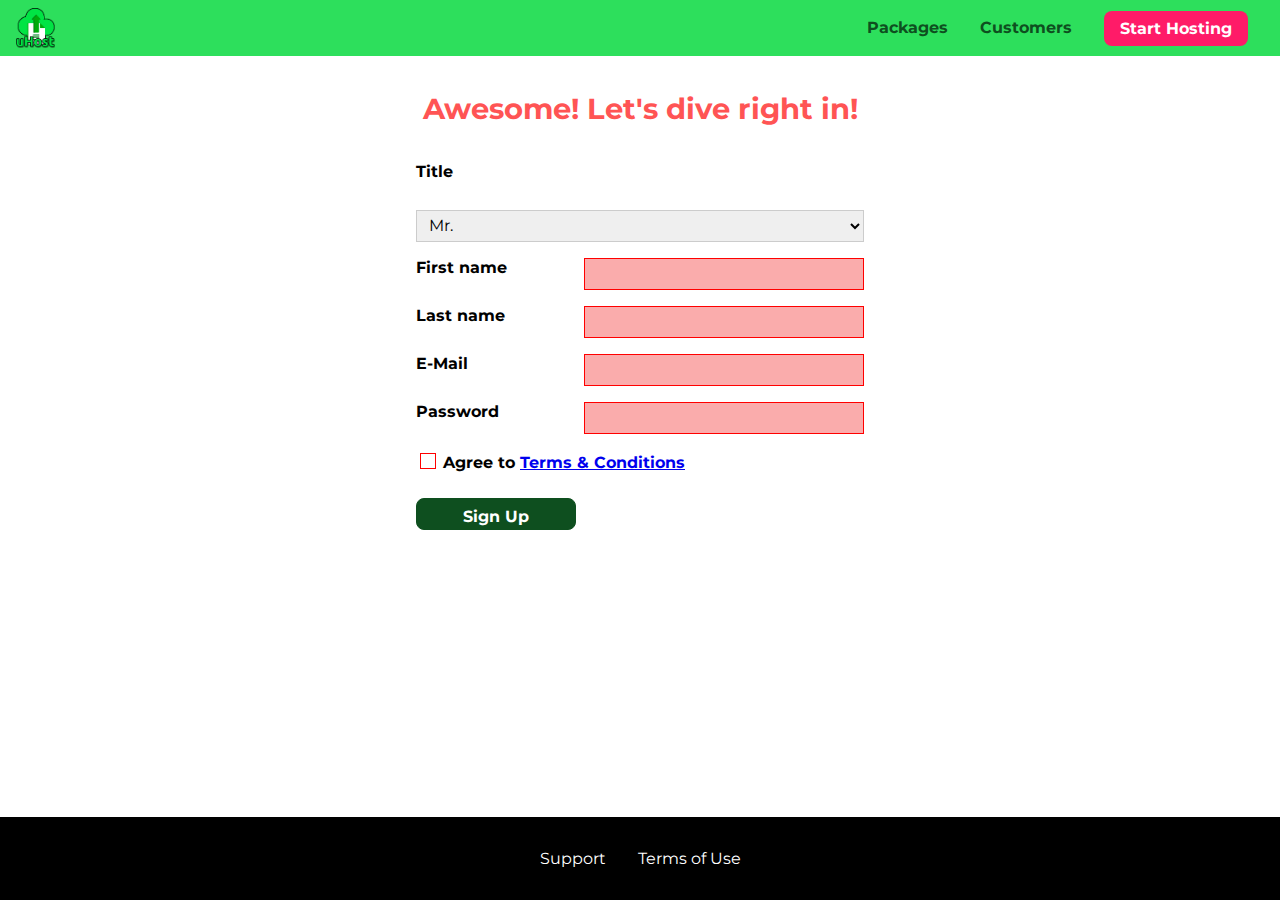
<file: uhost/start-hosting/index.html>
<!DOCTYPE html>
<html lang="en">

<head>
    <meta charset="UTF-8">
    <meta name="viewport" content="width=device-width, initial-scale=1.0">
    <meta http-equiv="X-UA-Compatible" content="ie=edge">
    <title>uHost Signup</title>
    <link rel="shortcut icon" href="../favicon.png">
    <link rel="stylesheet" href="../shared.css">
    <link rel="stylesheet" href="start-hosting.css">
</head>

<body>
    <div class="backdrop"></div>
    <header class="main-header">
        <div>
            <button class="toggle-button">
                <span class="toggle-button__bar"></span>
                <span class="toggle-button__bar"></span>
                <span class="toggle-button__bar"></span>
            </button>
            <a href="../index.html" class="main-header__brand">
                <img src="../images/uhost-icon.png" alt="uHost - Your favorite hosting company">
            </a>
        </div>
        <nav class="main-nav">
            <ul class="main-nav__items">
                <li class="main-nav__item">
                    <a href="../packages/index.html">Packages</a>
                </li>
                <li class="main-nav__item">
                    <a href="../customers/index.html">Customers</a>
                </li>
                <li class="main-nav__item main-nav__item--cta">
                    <a href="index.html">Start Hosting</a>
                </li>
            </ul>
        </nav>
    </header>
    <nav class="mobile-nav">
        <ul class="mobile-nav__items">
            <li class="mobile-nav__item">
                <a href="../packages/index.html">Packages</a>
            </li>
            <li class="mobile-nav__item">
                <a href="../customers/index.html">Customers</a>
            </li>
            <li class="mobile-nav__item mobile-nav__item--cta">
                <a href="index.html">Start Hosting</a>
            </li>
        </ul>
    </nav>
    <main class="signup-page">
        <h1 class="signup-title">Awesome! Let's dive right in!</h1>
        <form action="index.html" class="signup-form">
            <label for="title">Title</label>
            <select id="title">
                <option value="mr">Mr.</option>
                <option value="ms">Ms.</option>
            </select>
            <label for="first-name">First name</label>
            <input type="text" id="first-name" required>
            <label for="last-name">Last name</label>
            <input type="text" id="last-name" required>
            <label for="email">E-Mail</label>
            <input type="email" id="email" required>
            <label for="password">Password</label>
            <input type="password" id="password" required>
            <div class="signup-form__checkbox">
                <input type="checkbox" id="agree-terms" required>
                <label for="agree-terms">Agree to
                    <a href="#">Terms &amp; Conditions</a>
                </label>
            </div>
            <button type="submit" class="button">Sign Up</button>
        </form>
    </main>
    <footer class="main-footer">
        <nav>
            <ul class="main-footer__links">
                <li class="main-footer__link">
                    <a href="#">Support</a>
                </li>
                <li class="main-footer__link">
                    <a href="#">Terms of Use</a>
                </li>
            </ul>
        </nav>
    </footer>
    <script src="../shared.js"></script>
</body>

</html>
</file>
<file: my-new-portfolio/styles.css>
html {
    height: 100%;
    overflow: hidden;    
    font-size: 10px;
    font-family: 'Lato', sans-serif;
}

body {
    overflow: hidden;    
    margin: 0;
    padding: 0;
    background: radial-gradient(ellipse at bottom, #06001d 0%, #18002c 100%);
}

.wrapper {
    height: 100vh;
    width: 100vw;    
    max-width: 2000px;
    margin: 0 auto;
}

.container {
    position: relative;
    top: 30%;
    margin: 0 auto;
    background: rgba(0, 0, 0, 0.3);
    width: 45vw;
    height: 32vh;
    min-width: 45rem;
    max-width: 80.1rem;
    text-align: center;        
    padding-left: 10px;
    color: #fafafa;
}

.heading {
    background: rgba(0, 0, 0, 0.8);
    font-family: 'PT Sans', sans-serif;
}

.heading .title {
    font-size: 2rem;
    text-transform: uppercase;
    letter-spacing: 0.3rem;
    margin-bottom: 0;
}

.heading .subtitle {
    font-size: 1.5rem;
    text-transform: lowercase;
    margin-top: 0.2rem;
}

.content {
    padding: 1.5rem;
    margin: 1rem 0;
    font-size: 1.5rem;
}

.footer {
    position: absolute;
    width: 100%;
    bottom: -1rem;
    margin-top: 1rem;
}

.social-media-list {
    position: relative;
    list-style: none;
    display: flex;
    flex-direction: row;
    justify-content: center;
    text-align: center;
    font-size: 2.5rem;
}

.social-media-list li {
    margin: 0 2rem;
    transition: 750ms;
}

.icon {        
    color: #fafafa;
}

.fa-twitter-square:hover{
    color: #00acee;
}

.fa-spotify:hover{
    color: #1db954;
}

.fa-lastfm-square:hover{
    color: #f71414;
}

.fa-github-square:hover{
    color:  #333;
}

.fa-instagram:hover{
    color:  #dd2a7b;
}

.fa-envelope-square:hover {
    color: #ccc;
}

#stars {
    width: 1px;
    height: 1px;
    background: transparent;
    animation: animStar 50s linear infinite;
    box-shadow: 779px 1331px #fff, 324px 42px #fff, 303px 586px #fff,
    1312px 276px #fff, 451px 625px #fff, 521px 1931px #fff, 1087px 1871px #fff,
    36px 1546px #fff, 132px 934px #fff, 1698px 901px #fff, 1418px 664px #fff,
    1448px 1157px #fff, 1084px 232px #fff, 347px 1776px #fff, 1722px 243px #fff,
    1629px 835px #fff, 479px 969px #fff, 1231px 960px #fff, 586px 384px #fff,
    164px 527px #fff, 8px 646px #fff, 1150px 1126px #fff, 665px 1357px #fff,
    1556px 1982px #fff, 1260px 1961px #fff, 1675px 1741px #fff,
    1843px 1514px #fff, 718px 1628px #fff, 242px 1343px #fff, 1497px 1880px #fff,
    1364px 230px #fff, 1739px 1302px #fff, 636px 959px #fff, 304px 686px #fff,
    614px 751px #fff, 1935px 816px #fff, 1428px 60px #fff, 355px 335px #fff,
    1594px 158px #fff, 90px 60px #fff, 1553px 162px #fff, 1239px 1825px #fff,
    1945px 587px #fff, 749px 1785px #fff, 1987px 1172px #fff, 1301px 1237px #fff,
    1039px 342px #fff, 1585px 1481px #fff, 995px 1048px #fff, 524px 932px #fff,
    214px 413px #fff, 1701px 1300px #fff, 1037px 1613px #fff, 1871px 996px #fff,
    1360px 1635px #fff, 1110px 1313px #fff, 412px 1783px #fff, 1949px 177px #fff,
    903px 1854px #fff, 700px 1936px #fff, 378px 125px #fff, 308px 834px #fff,
    1118px 962px #fff, 1350px 1929px #fff, 781px 1811px #fff, 561px 137px #fff,
    757px 1148px #fff, 1670px 1979px #fff, 343px 739px #fff, 945px 795px #fff,
    576px 1903px #fff, 1078px 1436px #fff, 1583px 450px #fff, 1366px 474px #fff,
    297px 1873px #fff, 192px 162px #fff, 1624px 1633px #fff, 59px 453px #fff,
    82px 1872px #fff, 1933px 498px #fff, 1966px 1974px #fff, 1975px 1688px #fff,
    779px 314px #fff, 1858px 1543px #fff, 73px 1507px #fff, 1693px 975px #fff,
    1683px 108px #fff, 1768px 1654px #fff, 654px 14px #fff, 494px 171px #fff,
    1689px 1895px #fff, 1660px 263px #fff, 1031px 903px #fff, 1203px 1393px #fff,
    1333px 1421px #fff, 1113px 41px #fff, 1206px 1645px #fff, 1325px 1635px #fff,
    142px 388px #fff, 572px 215px #fff, 1535px 296px #fff, 1419px 407px #fff,
    1379px 1003px #fff, 329px 469px #fff, 1791px 1652px #fff, 935px 1802px #fff,
    1330px 1820px #fff, 421px 1933px #fff, 828px 365px #fff, 275px 316px #fff,
    707px 960px #fff, 1605px 1554px #fff, 625px 58px #fff, 717px 1697px #fff,
    1669px 246px #fff, 1925px 322px #fff, 1154px 1803px #fff, 1929px 295px #fff,
    1248px 240px #fff, 1045px 1755px #fff, 166px 942px #fff, 1888px 1773px #fff,
    678px 1963px #fff, 1370px 569px #fff, 1974px 1400px #fff, 1786px 460px #fff,
    51px 307px #fff, 784px 1400px #fff, 730px 1258px #fff, 1712px 393px #fff,
    416px 170px #fff, 1797px 1932px #fff, 572px 219px #fff, 1557px 1856px #fff,
    218px 8px #fff, 348px 1334px #fff, 469px 413px #fff, 385px 1738px #fff,
    1357px 1818px #fff, 240px 942px #fff, 248px 1847px #fff, 1535px 806px #fff,
    236px 1514px #fff, 1429px 1556px #fff, 73px 1633px #fff, 1398px 1121px #fff,
    671px 1301px #fff, 1404px 1663px #fff, 740px 1018px #fff, 1600px 377px #fff,
    785px 514px #fff, 112px 1084px #fff, 1915px 1887px #fff, 1463px 1848px #fff,
    687px 1115px #fff, 1268px 1768px #fff, 1729px 1425px #fff,
    1284px 1022px #fff, 801px 974px #fff, 1975px 1317px #fff, 1354px 834px #fff,
    1446px 1484px #fff, 1283px 1786px #fff, 11px 523px #fff, 1842px 236px #fff,
    1355px 654px #fff, 429px 7px #fff, 1033px 1128px #fff, 157px 297px #fff,
    545px 635px #fff, 52px 1080px #fff, 827px 1520px #fff, 1121px 490px #fff,
    9px 309px #fff, 1744px 1586px #fff, 1014px 417px #fff, 1534px 524px #fff,
    958px 552px #fff, 1403px 1496px #fff, 387px 703px #fff, 1522px 548px #fff,
    1355px 282px #fff, 1532px 601px #fff, 1838px 790px #fff, 290px 259px #fff,
    295px 598px #fff, 1601px 539px #fff, 1561px 1272px #fff, 34px 1922px #fff,
    1024px 543px #fff, 467px 369px #fff, 722px 333px #fff, 1976px 1255px #fff,
    766px 983px #fff, 1582px 1285px #fff, 12px 512px #fff, 617px 1410px #fff,
    682px 577px #fff, 1334px 1438px #fff, 439px 327px #fff, 1617px 1661px #fff,
    673px 129px #fff, 794px 941px #fff, 1386px 1902px #fff, 37px 1353px #fff,
    1467px 1353px #fff, 416px 18px #fff, 187px 344px #fff, 200px 1898px #fff,
    1491px 1619px #fff, 811px 347px #fff, 924px 1827px #fff, 945px 217px #fff,
    1735px 1228px #fff, 379px 1890px #fff, 79px 761px #fff, 825px 1837px #fff,
    1980px 1558px #fff, 1308px 1573px #fff, 1488px 1726px #fff,
    382px 1208px #fff, 522px 595px #fff, 1277px 1898px #fff, 354px 552px #fff,
    161px 1784px #fff, 614px 251px #fff, 526px 1576px #fff, 17px 212px #fff,
    179px 996px #fff, 467px 1208px #fff, 1944px 1838px #fff, 1140px 1093px #fff,
    858px 1007px #fff, 200px 1064px #fff, 423px 1964px #fff, 1945px 439px #fff,
    1377px 689px #fff, 1120px 1437px #fff, 1876px 668px #fff, 907px 1324px #fff,
    343px 1976px #fff, 1816px 1501px #fff, 1849px 177px #fff, 647px 91px #fff,
    1984px 1012px #fff, 1336px 1300px #fff, 128px 648px #fff, 305px 1060px #fff,
    1324px 826px #fff, 1263px 1314px #fff, 1801px 629px #fff, 1614px 1555px #fff,
    1634px 90px #fff, 1603px 452px #fff, 891px 1984px #fff, 1556px 1906px #fff,
    121px 68px #fff, 1676px 1714px #fff, 516px 936px #fff, 1947px 1492px #fff,
    1455px 1519px #fff, 45px 602px #fff, 205px 1039px #fff, 793px 172px #fff,
    1562px 1739px #fff, 1056px 110px #fff, 1512px 379px #fff, 1795px 1621px #fff,
    1848px 607px #fff, 262px 1719px #fff, 477px 991px #fff, 483px 883px #fff,
    1239px 1197px #fff, 1496px 647px #fff, 1649px 25px #fff, 1491px 1946px #fff,
    119px 996px #fff, 179px 1472px #fff, 1341px 808px #fff, 1565px 1700px #fff,
    407px 1544px #fff, 1754px 357px #fff, 1288px 981px #fff, 902px 1997px #fff,
    1755px 1668px #fff, 186px 877px #fff, 1202px 1882px #fff, 461px 1213px #fff,
    1400px 748px #fff, 1969px 1899px #fff, 809px 522px #fff, 514px 1219px #fff,
    374px 275px #fff, 938px 1973px #fff, 357px 552px #fff, 144px 1722px #fff,
    1572px 912px #fff, 402px 1858px #fff, 1544px 1195px #fff, 667px 1257px #fff,
    727px 1496px #fff, 993px 232px #fff, 1772px 313px #fff, 1040px 1590px #fff,
    1204px 1973px #fff, 1268px 79px #fff, 1555px 1048px #fff, 986px 1707px #fff,
    978px 1710px #fff, 713px 360px #fff, 407px 863px #fff, 461px 736px #fff,
    284px 1608px #fff, 103px 430px #fff, 1283px 1319px #fff, 977px 1186px #fff,
    1966px 1516px #fff, 1287px 1129px #fff, 70px 1098px #fff, 1189px 889px #fff,
    1126px 1734px #fff, 309px 1292px #fff, 879px 764px #fff, 65px 473px #fff,
    1003px 1959px #fff, 658px 791px #fff, 402px 1576px #fff, 35px 622px #fff,
    529px 1589px #fff, 164px 666px #fff, 1876px 1290px #fff, 1541px 526px #fff,
    270px 1297px #fff, 440px 865px #fff, 1500px 802px #fff, 182px 1754px #fff,
    1264px 892px #fff, 272px 1249px #fff, 1289px 1535px #fff, 190px 1646px #fff,
    955px 242px #fff, 1456px 1597px #fff, 1727px 1983px #fff, 635px 801px #fff,
    226px 455px #fff, 1396px 1710px #fff, 849px 1863px #fff, 237px 1264px #fff,
    839px 140px #fff, 1122px 735px #fff, 1280px 15px #fff, 1318px 242px #fff,
    1819px 1148px #fff, 333px 1392px #fff, 1949px 553px #fff, 1878px 1332px #fff,
    467px 548px #fff, 1812px 1082px #fff, 1067px 193px #fff, 243px 156px #fff,
    483px 1616px #fff, 1714px 933px #fff, 759px 1800px #fff, 1822px 995px #fff,
    1877px 572px #fff, 581px 1084px #fff, 107px 732px #fff, 642px 1837px #fff,
    166px 1493px #fff, 1555px 198px #fff, 819px 307px #fff, 947px 345px #fff,
    827px 224px #fff, 927px 1394px #fff, 540px 467px #fff, 1093px 405px #fff,
    1140px 927px #fff, 130px 529px #fff, 33px 1980px #fff, 1147px 1663px #fff,
    1616px 1436px #fff, 528px 710px #fff, 798px 1100px #fff, 505px 1480px #fff,
    899px 641px #fff, 1909px 1949px #fff, 1311px 964px #fff, 979px 1301px #fff,
    1393px 969px #fff, 1793px 1886px #fff, 292px 357px #fff, 1196px 1718px #fff,
    1290px 1994px #fff, 537px 1973px #fff, 1181px 1674px #fff,
    1740px 1566px #fff, 1307px 265px #fff, 922px 522px #fff, 1892px 472px #fff,
    384px 1746px #fff, 392px 1098px #fff, 647px 548px #fff, 390px 1498px #fff,
    1246px 138px #fff, 730px 876px #fff, 192px 1472px #fff, 1790px 1789px #fff,
    928px 311px #fff, 1253px 1647px #fff, 747px 1921px #fff, 1561px 1025px #fff,
    1533px 1292px #fff, 1985px 195px #fff, 728px 729px #fff, 1712px 1936px #fff,
    512px 1717px #fff, 1528px 483px #fff, 313px 1642px #fff, 281px 1849px #fff,
    1212px 799px #fff, 435px 1191px #fff, 1422px 611px #fff, 1718px 1964px #fff,
    411px 944px #fff, 210px 636px #fff, 1502px 1295px #fff, 1434px 349px #fff,
    769px 60px #fff, 747px 1053px #fff, 789px 504px #fff, 1436px 1264px #fff,
    1893px 1225px #fff, 1394px 1788px #fff, 1108px 1317px #fff,
    1673px 1395px #fff, 854px 1010px #fff, 1705px 80px #fff, 1858px 148px #fff,
    1729px 344px #fff, 1388px 664px #fff, 895px 406px #fff, 1479px 157px #fff,
    1441px 1157px #fff, 552px 1900px #fff, 516px 364px #fff, 1647px 189px #fff,
    1427px 1071px #fff, 785px 729px #fff, 1080px 1710px #fff, 504px 204px #fff,
    1177px 1622px #fff, 657px 34px #fff, 1296px 1099px #fff, 248px 180px #fff,
    1212px 1568px #fff, 667px 1562px #fff, 695px 841px #fff, 1608px 1247px #fff,
    751px 882px #fff, 87px 167px #fff, 607px 1368px #fff, 1363px 1203px #fff,
    1836px 317px #fff, 1668px 1703px #fff, 830px 1154px #fff, 1721px 1398px #fff,
    1601px 1280px #fff, 976px 874px #fff, 1743px 254px #fff, 1020px 1815px #fff,
    1670px 1766px #fff, 1890px 735px #fff, 1379px 136px #fff, 1864px 695px #fff,
    206px 965px #fff, 1404px 1932px #fff, 1923px 1360px #fff, 247px 682px #fff,
    519px 1708px #fff, 645px 750px #fff, 1164px 1204px #fff, 834px 323px #fff,
    172px 1350px #fff, 213px 972px #fff, 1837px 190px #fff, 285px 1806px #fff,
    1047px 1299px #fff, 1548px 825px #fff, 1730px 324px #fff, 1346px 1909px #fff,
    772px 270px #fff, 345px 1190px #fff, 478px 1433px #fff, 1479px 25px #fff,
    1994px 1830px #fff, 1744px 732px #fff, 20px 1635px #fff, 690px 1795px #fff,
    1594px 569px #fff, 579px 245px #fff, 1398px 733px #fff, 408px 1352px #fff,
    1774px 120px #fff, 1152px 1370px #fff, 1698px 1810px #fff, 710px 1450px #fff,
    665px 286px #fff, 493px 1720px #fff, 786px 5px #fff, 637px 1140px #fff,
    764px 324px #fff, 927px 310px #fff, 938px 1424px #fff, 1884px 744px #fff,
    913px 462px #fff, 1831px 1936px #fff, 1527px 249px #fff, 36px 1381px #fff,
    1597px 581px #fff, 1530px 355px #fff, 949px 459px #fff, 799px 828px #fff,
    242px 1471px #fff, 654px 797px #fff, 796px 594px #fff, 1365px 678px #fff,
    752px 23px #fff, 1630px 541px #fff, 982px 72px #fff, 1733px 1831px #fff,
    21px 412px #fff, 775px 998px #fff, 335px 1945px #fff, 264px 583px #fff,
    158px 1311px #fff, 528px 164px #fff, 1978px 574px #fff, 717px 1203px #fff,
    734px 1591px #fff, 1555px 820px #fff, 16px 1943px #fff, 1625px 1177px #fff,
    1236px 690px #fff, 1585px 1590px #fff, 1737px 1728px #fff, 721px 698px #fff,
    1804px 1186px #fff, 166px 980px #fff, 1850px 230px #fff, 330px 1712px #fff,
    95px 797px #fff, 1948px 1078px #fff, 469px 939px #fff, 1269px 1899px #fff,
    955px 1220px #fff, 1137px 1075px #fff, 312px 1293px #fff, 986px 1762px #fff,
    1103px 1238px #fff, 428px 1993px #fff, 355px 570px #fff, 977px 1836px #fff,
    1395px 1092px #fff, 276px 913px #fff, 1743px 656px #fff, 773px 502px #fff,
    1686px 1322px #fff, 1516px 1945px #fff, 1334px 501px #fff, 266px 156px #fff,
    455px 655px #fff, 798px 72px #fff, 1059px 1259px #fff, 1402px 1687px #fff,
    236px 1329px #fff, 1455px 786px #fff, 146px 1228px #fff, 1851px 823px #fff,
    1062px 100px #fff, 1220px 953px #fff, 20px 1826px #fff, 36px 1063px #fff,
    1525px 338px #fff, 790px 1521px #fff, 741px 1099px #fff, 288px 1489px #fff,
    700px 1060px #fff, 390px 1071px #fff, 411px 1036px #fff, 1853px 1072px #fff,
    1446px 1085px #fff, 1164px 874px #fff, 924px 925px #fff, 291px 271px #fff,
    1257px 1964px #fff, 1580px 1352px #fff, 1507px 1216px #fff, 211px 956px #fff,
    985px 1195px #fff, 975px 1640px #fff, 518px 101px #fff, 663px 1395px #fff,
    914px 532px #fff, 145px 1320px #fff, 69px 1397px #fff, 982px 523px #fff,
    257px 725px #fff, 1599px 831px #fff, 1636px 1513px #fff, 1250px 1158px #fff,
    1132px 604px #fff, 183px 102px #fff, 1057px 318px #fff, 1247px 1835px #fff,
    1983px 1110px #fff, 1077px 1455px #fff, 921px 1770px #fff, 806px 1350px #fff,
    1938px 1992px #fff, 855px 1260px #fff, 902px 1345px #fff, 658px 1908px #fff,
    1845px 679px #fff, 712px 1482px #fff, 595px 950px #fff, 1784px 1992px #fff,
    1847px 1785px #fff, 691px 1004px #fff, 175px 1179px #fff, 1666px 1911px #fff,
    41px 61px #fff, 971px 1080px #fff, 1830px 1450px #fff, 1351px 1518px #fff,
    1257px 99px #fff, 1395px 1498px #fff, 1117px 252px #fff, 1779px 597px #fff,
    1346px 729px #fff, 1108px 1144px #fff, 402px 691px #fff, 72px 496px #fff,
    1673px 1604px #fff, 1497px 974px #fff, 1865px 1664px #fff, 88px 806px #fff,
    918px 77px #fff, 244px 1118px #fff, 256px 1820px #fff, 1851px 1840px #fff,
    605px 1851px #fff, 634px 383px #fff, 865px 37px #fff, 943px 1024px #fff,
    1951px 177px #fff, 1097px 523px #fff, 985px 1700px #fff, 1243px 122px #fff,
    768px 1070px #fff, 468px 194px #fff, 320px 1867px #fff, 1850px 185px #fff,
    380px 1616px #fff, 468px 1294px #fff, 1122px 1743px #fff, 884px 299px #fff,
    1300px 1917px #fff, 1860px 396px #fff, 1270px 990px #fff, 529px 733px #fff,
    1975px 1347px #fff, 1885px 685px #fff, 226px 506px #fff, 651px 878px #fff,
    1323px 680px #fff, 1284px 680px #fff, 238px 1967px #fff, 911px 174px #fff,
    1111px 521px #fff, 1150px 85px #fff, 794px 502px #fff, 484px 1856px #fff,
    1809px 368px #fff, 112px 953px #fff, 590px 1009px #fff, 1655px 311px #fff,
    100px 1026px #fff, 1803px 352px #fff, 865px 306px #fff, 1077px 1019px #fff,
    1335px 872px #fff, 1647px 1298px #fff, 1233px 1387px #fff, 698px 1036px #fff,
    659px 1860px #fff, 388px 1412px #fff, 1212px 458px #fff, 755px 1468px #fff,
    696px 1654px #fff, 1144px 60px #fff;
}

#stars:after {
    content: "";
    position: absolute;
    top: 2000px;
    width: 1px;
    height: 1px;
    background: transparent;
    box-shadow: 779px 1331px #fff, 324px 42px #fff, 303px 586px #fff,
    1312px 276px #fff, 451px 625px #fff, 521px 1931px #fff, 1087px 1871px #fff,
    36px 1546px #fff, 132px 934px #fff, 1698px 901px #fff, 1418px 664px #fff,
    1448px 1157px #fff, 1084px 232px #fff, 347px 1776px #fff, 1722px 243px #fff,
    1629px 835px #fff, 479px 969px #fff, 1231px 960px #fff, 586px 384px #fff,
    164px 527px #fff, 8px 646px #fff, 1150px 1126px #fff, 665px 1357px #fff,
    1556px 1982px #fff, 1260px 1961px #fff, 1675px 1741px #fff,
    1843px 1514px #fff, 718px 1628px #fff, 242px 1343px #fff, 1497px 1880px #fff,
    1364px 230px #fff, 1739px 1302px #fff, 636px 959px #fff, 304px 686px #fff,
    614px 751px #fff, 1935px 816px #fff, 1428px 60px #fff, 355px 335px #fff,
    1594px 158px #fff, 90px 60px #fff, 1553px 162px #fff, 1239px 1825px #fff,
    1945px 587px #fff, 749px 1785px #fff, 1987px 1172px #fff, 1301px 1237px #fff,
    1039px 342px #fff, 1585px 1481px #fff, 995px 1048px #fff, 524px 932px #fff,
    214px 413px #fff, 1701px 1300px #fff, 1037px 1613px #fff, 1871px 996px #fff,
    1360px 1635px #fff, 1110px 1313px #fff, 412px 1783px #fff, 1949px 177px #fff,
    903px 1854px #fff, 700px 1936px #fff, 378px 125px #fff, 308px 834px #fff,
    1118px 962px #fff, 1350px 1929px #fff, 781px 1811px #fff, 561px 137px #fff,
    757px 1148px #fff, 1670px 1979px #fff, 343px 739px #fff, 945px 795px #fff,
    576px 1903px #fff, 1078px 1436px #fff, 1583px 450px #fff, 1366px 474px #fff,
    297px 1873px #fff, 192px 162px #fff, 1624px 1633px #fff, 59px 453px #fff,
    82px 1872px #fff, 1933px 498px #fff, 1966px 1974px #fff, 1975px 1688px #fff,
    779px 314px #fff, 1858px 1543px #fff, 73px 1507px #fff, 1693px 975px #fff,
    1683px 108px #fff, 1768px 1654px #fff, 654px 14px #fff, 494px 171px #fff,
    1689px 1895px #fff, 1660px 263px #fff, 1031px 903px #fff, 1203px 1393px #fff,
    1333px 1421px #fff, 1113px 41px #fff, 1206px 1645px #fff, 1325px 1635px #fff,
    142px 388px #fff, 572px 215px #fff, 1535px 296px #fff, 1419px 407px #fff,
    1379px 1003px #fff, 329px 469px #fff, 1791px 1652px #fff, 935px 1802px #fff,
    1330px 1820px #fff, 421px 1933px #fff, 828px 365px #fff, 275px 316px #fff,
    707px 960px #fff, 1605px 1554px #fff, 625px 58px #fff, 717px 1697px #fff,
    1669px 246px #fff, 1925px 322px #fff, 1154px 1803px #fff, 1929px 295px #fff,
    1248px 240px #fff, 1045px 1755px #fff, 166px 942px #fff, 1888px 1773px #fff,
    678px 1963px #fff, 1370px 569px #fff, 1974px 1400px #fff, 1786px 460px #fff,
    51px 307px #fff, 784px 1400px #fff, 730px 1258px #fff, 1712px 393px #fff,
    416px 170px #fff, 1797px 1932px #fff, 572px 219px #fff, 1557px 1856px #fff,
    218px 8px #fff, 348px 1334px #fff, 469px 413px #fff, 385px 1738px #fff,
    1357px 1818px #fff, 240px 942px #fff, 248px 1847px #fff, 1535px 806px #fff,
    236px 1514px #fff, 1429px 1556px #fff, 73px 1633px #fff, 1398px 1121px #fff,
    671px 1301px #fff, 1404px 1663px #fff, 740px 1018px #fff, 1600px 377px #fff,
    785px 514px #fff, 112px 1084px #fff, 1915px 1887px #fff, 1463px 1848px #fff,
    687px 1115px #fff, 1268px 1768px #fff, 1729px 1425px #fff,
    1284px 1022px #fff, 801px 974px #fff, 1975px 1317px #fff, 1354px 834px #fff,
    1446px 1484px #fff, 1283px 1786px #fff, 11px 523px #fff, 1842px 236px #fff,
    1355px 654px #fff, 429px 7px #fff, 1033px 1128px #fff, 157px 297px #fff,
    545px 635px #fff, 52px 1080px #fff, 827px 1520px #fff, 1121px 490px #fff,
    9px 309px #fff, 1744px 1586px #fff, 1014px 417px #fff, 1534px 524px #fff,
    958px 552px #fff, 1403px 1496px #fff, 387px 703px #fff, 1522px 548px #fff,
    1355px 282px #fff, 1532px 601px #fff, 1838px 790px #fff, 290px 259px #fff,
    295px 598px #fff, 1601px 539px #fff, 1561px 1272px #fff, 34px 1922px #fff,
    1024px 543px #fff, 467px 369px #fff, 722px 333px #fff, 1976px 1255px #fff,
    766px 983px #fff, 1582px 1285px #fff, 12px 512px #fff, 617px 1410px #fff,
    682px 577px #fff, 1334px 1438px #fff, 439px 327px #fff, 1617px 1661px #fff,
    673px 129px #fff, 794px 941px #fff, 1386px 1902px #fff, 37px 1353px #fff,
    1467px 1353px #fff, 416px 18px #fff, 187px 344px #fff, 200px 1898px #fff,
    1491px 1619px #fff, 811px 347px #fff, 924px 1827px #fff, 945px 217px #fff,
    1735px 1228px #fff, 379px 1890px #fff, 79px 761px #fff, 825px 1837px #fff,
    1980px 1558px #fff, 1308px 1573px #fff, 1488px 1726px #fff,
    382px 1208px #fff, 522px 595px #fff, 1277px 1898px #fff, 354px 552px #fff,
    161px 1784px #fff, 614px 251px #fff, 526px 1576px #fff, 17px 212px #fff,
    179px 996px #fff, 467px 1208px #fff, 1944px 1838px #fff, 1140px 1093px #fff,
    858px 1007px #fff, 200px 1064px #fff, 423px 1964px #fff, 1945px 439px #fff,
    1377px 689px #fff, 1120px 1437px #fff, 1876px 668px #fff, 907px 1324px #fff,
    343px 1976px #fff, 1816px 1501px #fff, 1849px 177px #fff, 647px 91px #fff,
    1984px 1012px #fff, 1336px 1300px #fff, 128px 648px #fff, 305px 1060px #fff,
    1324px 826px #fff, 1263px 1314px #fff, 1801px 629px #fff, 1614px 1555px #fff,
    1634px 90px #fff, 1603px 452px #fff, 891px 1984px #fff, 1556px 1906px #fff,
    121px 68px #fff, 1676px 1714px #fff, 516px 936px #fff, 1947px 1492px #fff,
    1455px 1519px #fff, 45px 602px #fff, 205px 1039px #fff, 793px 172px #fff,
    1562px 1739px #fff, 1056px 110px #fff, 1512px 379px #fff, 1795px 1621px #fff,
    1848px 607px #fff, 262px 1719px #fff, 477px 991px #fff, 483px 883px #fff,
    1239px 1197px #fff, 1496px 647px #fff, 1649px 25px #fff, 1491px 1946px #fff,
    119px 996px #fff, 179px 1472px #fff, 1341px 808px #fff, 1565px 1700px #fff,
    407px 1544px #fff, 1754px 357px #fff, 1288px 981px #fff, 902px 1997px #fff,
    1755px 1668px #fff, 186px 877px #fff, 1202px 1882px #fff, 461px 1213px #fff,
    1400px 748px #fff, 1969px 1899px #fff, 809px 522px #fff, 514px 1219px #fff,
    374px 275px #fff, 938px 1973px #fff, 357px 552px #fff, 144px 1722px #fff,
    1572px 912px #fff, 402px 1858px #fff, 1544px 1195px #fff, 667px 1257px #fff,
    727px 1496px #fff, 993px 232px #fff, 1772px 313px #fff, 1040px 1590px #fff,
    1204px 1973px #fff, 1268px 79px #fff, 1555px 1048px #fff, 986px 1707px #fff,
    978px 1710px #fff, 713px 360px #fff, 407px 863px #fff, 461px 736px #fff,
    284px 1608px #fff, 103px 430px #fff, 1283px 1319px #fff, 977px 1186px #fff,
    1966px 1516px #fff, 1287px 1129px #fff, 70px 1098px #fff, 1189px 889px #fff,
    1126px 1734px #fff, 309px 1292px #fff, 879px 764px #fff, 65px 473px #fff,
    1003px 1959px #fff, 658px 791px #fff, 402px 1576px #fff, 35px 622px #fff,
    529px 1589px #fff, 164px 666px #fff, 1876px 1290px #fff, 1541px 526px #fff,
    270px 1297px #fff, 440px 865px #fff, 1500px 802px #fff, 182px 1754px #fff,
    1264px 892px #fff, 272px 1249px #fff, 1289px 1535px #fff, 190px 1646px #fff,
    955px 242px #fff, 1456px 1597px #fff, 1727px 1983px #fff, 635px 801px #fff,
    226px 455px #fff, 1396px 1710px #fff, 849px 1863px #fff, 237px 1264px #fff,
    839px 140px #fff, 1122px 735px #fff, 1280px 15px #fff, 1318px 242px #fff,
    1819px 1148px #fff, 333px 1392px #fff, 1949px 553px #fff, 1878px 1332px #fff,
    467px 548px #fff, 1812px 1082px #fff, 1067px 193px #fff, 243px 156px #fff,
    483px 1616px #fff, 1714px 933px #fff, 759px 1800px #fff, 1822px 995px #fff,
    1877px 572px #fff, 581px 1084px #fff, 107px 732px #fff, 642px 1837px #fff,
    166px 1493px #fff, 1555px 198px #fff, 819px 307px #fff, 947px 345px #fff,
    827px 224px #fff, 927px 1394px #fff, 540px 467px #fff, 1093px 405px #fff,
    1140px 927px #fff, 130px 529px #fff, 33px 1980px #fff, 1147px 1663px #fff,
    1616px 1436px #fff, 528px 710px #fff, 798px 1100px #fff, 505px 1480px #fff,
    899px 641px #fff, 1909px 1949px #fff, 1311px 964px #fff, 979px 1301px #fff,
    1393px 969px #fff, 1793px 1886px #fff, 292px 357px #fff, 1196px 1718px #fff,
    1290px 1994px #fff, 537px 1973px #fff, 1181px 1674px #fff,
    1740px 1566px #fff, 1307px 265px #fff, 922px 522px #fff, 1892px 472px #fff,
    384px 1746px #fff, 392px 1098px #fff, 647px 548px #fff, 390px 1498px #fff,
    1246px 138px #fff, 730px 876px #fff, 192px 1472px #fff, 1790px 1789px #fff,
    928px 311px #fff, 1253px 1647px #fff, 747px 1921px #fff, 1561px 1025px #fff,
    1533px 1292px #fff, 1985px 195px #fff, 728px 729px #fff, 1712px 1936px #fff,
    512px 1717px #fff, 1528px 483px #fff, 313px 1642px #fff, 281px 1849px #fff,
    1212px 799px #fff, 435px 1191px #fff, 1422px 611px #fff, 1718px 1964px #fff,
    411px 944px #fff, 210px 636px #fff, 1502px 1295px #fff, 1434px 349px #fff,
    769px 60px #fff, 747px 1053px #fff, 789px 504px #fff, 1436px 1264px #fff,
    1893px 1225px #fff, 1394px 1788px #fff, 1108px 1317px #fff,
    1673px 1395px #fff, 854px 1010px #fff, 1705px 80px #fff, 1858px 148px #fff,
    1729px 344px #fff, 1388px 664px #fff, 895px 406px #fff, 1479px 157px #fff,
    1441px 1157px #fff, 552px 1900px #fff, 516px 364px #fff, 1647px 189px #fff,
    1427px 1071px #fff, 785px 729px #fff, 1080px 1710px #fff, 504px 204px #fff,
    1177px 1622px #fff, 657px 34px #fff, 1296px 1099px #fff, 248px 180px #fff,
    1212px 1568px #fff, 667px 1562px #fff, 695px 841px #fff, 1608px 1247px #fff,
    751px 882px #fff, 87px 167px #fff, 607px 1368px #fff, 1363px 1203px #fff,
    1836px 317px #fff, 1668px 1703px #fff, 830px 1154px #fff, 1721px 1398px #fff,
    1601px 1280px #fff, 976px 874px #fff, 1743px 254px #fff, 1020px 1815px #fff,
    1670px 1766px #fff, 1890px 735px #fff, 1379px 136px #fff, 1864px 695px #fff,
    206px 965px #fff, 1404px 1932px #fff, 1923px 1360px #fff, 247px 682px #fff,
    519px 1708px #fff, 645px 750px #fff, 1164px 1204px #fff, 834px 323px #fff,
    172px 1350px #fff, 213px 972px #fff, 1837px 190px #fff, 285px 1806px #fff,
    1047px 1299px #fff, 1548px 825px #fff, 1730px 324px #fff, 1346px 1909px #fff,
    772px 270px #fff, 345px 1190px #fff, 478px 1433px #fff, 1479px 25px #fff,
    1994px 1830px #fff, 1744px 732px #fff, 20px 1635px #fff, 690px 1795px #fff,
    1594px 569px #fff, 579px 245px #fff, 1398px 733px #fff, 408px 1352px #fff,
    1774px 120px #fff, 1152px 1370px #fff, 1698px 1810px #fff, 710px 1450px #fff,
    665px 286px #fff, 493px 1720px #fff, 786px 5px #fff, 637px 1140px #fff,
    764px 324px #fff, 927px 310px #fff, 938px 1424px #fff, 1884px 744px #fff,
    913px 462px #fff, 1831px 1936px #fff, 1527px 249px #fff, 36px 1381px #fff,
    1597px 581px #fff, 1530px 355px #fff, 949px 459px #fff, 799px 828px #fff,
    242px 1471px #fff, 654px 797px #fff, 796px 594px #fff, 1365px 678px #fff,
    752px 23px #fff, 1630px 541px #fff, 982px 72px #fff, 1733px 1831px #fff,
    21px 412px #fff, 775px 998px #fff, 335px 1945px #fff, 264px 583px #fff,
    158px 1311px #fff, 528px 164px #fff, 1978px 574px #fff, 717px 1203px #fff,
    734px 1591px #fff, 1555px 820px #fff, 16px 1943px #fff, 1625px 1177px #fff,
    1236px 690px #fff, 1585px 1590px #fff, 1737px 1728px #fff, 721px 698px #fff,
    1804px 1186px #fff, 166px 980px #fff, 1850px 230px #fff, 330px 1712px #fff,
    95px 797px #fff, 1948px 1078px #fff, 469px 939px #fff, 1269px 1899px #fff,
    955px 1220px #fff, 1137px 1075px #fff, 312px 1293px #fff, 986px 1762px #fff,
    1103px 1238px #fff, 428px 1993px #fff, 355px 570px #fff, 977px 1836px #fff,
    1395px 1092px #fff, 276px 913px #fff, 1743px 656px #fff, 773px 502px #fff,
    1686px 1322px #fff, 1516px 1945px #fff, 1334px 501px #fff, 266px 156px #fff,
    455px 655px #fff, 798px 72px #fff, 1059px 1259px #fff, 1402px 1687px #fff,
    236px 1329px #fff, 1455px 786px #fff, 146px 1228px #fff, 1851px 823px #fff,
    1062px 100px #fff, 1220px 953px #fff, 20px 1826px #fff, 36px 1063px #fff,
    1525px 338px #fff, 790px 1521px #fff, 741px 1099px #fff, 288px 1489px #fff,
    700px 1060px #fff, 390px 1071px #fff, 411px 1036px #fff, 1853px 1072px #fff,
    1446px 1085px #fff, 1164px 874px #fff, 924px 925px #fff, 291px 271px #fff,
    1257px 1964px #fff, 1580px 1352px #fff, 1507px 1216px #fff, 211px 956px #fff,
    985px 1195px #fff, 975px 1640px #fff, 518px 101px #fff, 663px 1395px #fff,
    914px 532px #fff, 145px 1320px #fff, 69px 1397px #fff, 982px 523px #fff,
    257px 725px #fff, 1599px 831px #fff, 1636px 1513px #fff, 1250px 1158px #fff,
    1132px 604px #fff, 183px 102px #fff, 1057px 318px #fff, 1247px 1835px #fff,
    1983px 1110px #fff, 1077px 1455px #fff, 921px 1770px #fff, 806px 1350px #fff,
    1938px 1992px #fff, 855px 1260px #fff, 902px 1345px #fff, 658px 1908px #fff,
    1845px 679px #fff, 712px 1482px #fff, 595px 950px #fff, 1784px 1992px #fff,
    1847px 1785px #fff, 691px 1004px #fff, 175px 1179px #fff, 1666px 1911px #fff,
    41px 61px #fff, 971px 1080px #fff, 1830px 1450px #fff, 1351px 1518px #fff,
    1257px 99px #fff, 1395px 1498px #fff, 1117px 252px #fff, 1779px 597px #fff,
    1346px 729px #fff, 1108px 1144px #fff, 402px 691px #fff, 72px 496px #fff,
    1673px 1604px #fff, 1497px 974px #fff, 1865px 1664px #fff, 88px 806px #fff,
    918px 77px #fff, 244px 1118px #fff, 256px 1820px #fff, 1851px 1840px #fff,
    605px 1851px #fff, 634px 383px #fff, 865px 37px #fff, 943px 1024px #fff,
    1951px 177px #fff, 1097px 523px #fff, 985px 1700px #fff, 1243px 122px #fff,
    768px 1070px #fff, 468px 194px #fff, 320px 1867px #fff, 1850px 185px #fff,
    380px 1616px #fff, 468px 1294px #fff, 1122px 1743px #fff, 884px 299px #fff,
    1300px 1917px #fff, 1860px 396px #fff, 1270px 990px #fff, 529px 733px #fff,
    1975px 1347px #fff, 1885px 685px #fff, 226px 506px #fff, 651px 878px #fff,
    1323px 680px #fff, 1284px 680px #fff, 238px 1967px #fff, 911px 174px #fff,
    1111px 521px #fff, 1150px 85px #fff, 794px 502px #fff, 484px 1856px #fff,
    1809px 368px #fff, 112px 953px #fff, 590px 1009px #fff, 1655px 311px #fff,
    100px 1026px #fff, 1803px 352px #fff, 865px 306px #fff, 1077px 1019px #fff,
    1335px 872px #fff, 1647px 1298px #fff, 1233px 1387px #fff, 698px 1036px #fff,
    659px 1860px #fff, 388px 1412px #fff, 1212px 458px #fff, 755px 1468px #fff,
    696px 1654px #fff, 1144px 60px #fff;
}

#stars2 {
    width: 2px;
    height: 2px;
    background: transparent;
    animation: animStar 100s linear infinite;
    box-shadow: 1448px 320px #fff, 1775px 1663px #fff, 332px 1364px #fff,
    878px 340px #fff, 569px 1832px #fff, 1422px 1684px #fff, 1946px 1907px #fff,
    121px 979px #fff, 1044px 1069px #fff, 463px 381px #fff, 423px 112px #fff,
    523px 1179px #fff, 779px 654px #fff, 1398px 694px #fff, 1085px 1464px #fff,
    1599px 1869px #fff, 801px 1882px #fff, 779px 1231px #fff, 552px 932px #fff,
    1057px 1196px #fff, 282px 1280px #fff, 496px 1986px #fff, 1833px 1120px #fff,
    1802px 1293px #fff, 6px 1696px #fff, 412px 1902px #fff, 605px 438px #fff,
    24px 1212px #fff, 234px 1320px #fff, 544px 344px #fff, 1107px 170px #fff,
    1603px 196px #fff, 905px 648px #fff, 68px 1458px #fff, 649px 1969px #fff,
    744px 675px #fff, 1127px 478px #fff, 714px 1814px #fff, 1486px 526px #fff,
    270px 1636px #fff, 1931px 149px #fff, 1807px 378px #fff, 8px 390px #fff,
    1415px 699px #fff, 1473px 1211px #fff, 1590px 141px #fff, 270px 1705px #fff,
    69px 1423px #fff, 1108px 1053px #fff, 1946px 128px #fff, 371px 371px #fff,
    1490px 220px #fff, 357px 1885px #fff, 363px 363px #fff, 1896px 1256px #fff,
    1979px 1050px #fff, 947px 1342px #fff, 1754px 242px #fff, 514px 974px #fff,
    65px 1477px #fff, 1840px 547px #fff, 950px 695px #fff, 459px 1150px #fff,
    1124px 1502px #fff, 481px 940px #fff, 680px 839px #fff, 797px 1169px #fff,
    1977px 1491px #fff, 734px 1724px #fff, 210px 298px #fff, 816px 628px #fff,
    686px 770px #fff, 1721px 267px #fff, 1663px 511px #fff, 1481px 1141px #fff,
    582px 248px #fff, 1308px 953px #fff, 628px 657px #fff, 897px 1535px #fff,
    270px 931px #fff, 791px 467px #fff, 1336px 1732px #fff, 1013px 1653px #fff,
    1911px 956px #fff, 587px 816px #fff, 83px 456px #fff, 930px 1478px #fff,
    1587px 1694px #fff, 614px 1200px #fff, 302px 1782px #fff, 1711px 1432px #fff,
    443px 904px #fff, 1666px 714px #fff, 1588px 1167px #fff, 273px 1075px #fff,
    1679px 461px #fff, 721px 664px #fff, 1202px 10px #fff, 166px 1126px #fff,
    331px 1628px #fff, 430px 1565px #fff, 1585px 509px #fff, 640px 38px #fff,
    822px 837px #fff, 1760px 1664px #fff, 1122px 1458px #fff, 398px 131px #fff,
    689px 285px #fff, 460px 652px #fff, 1627px 365px #fff, 348px 1648px #fff,
    819px 1946px #fff, 981px 1917px #fff, 323px 76px #fff, 979px 684px #fff,
    887px 536px #fff, 1348px 1596px #fff, 1055px 666px #fff, 1402px 1797px #fff,
    1300px 1055px #fff, 937px 238px #fff, 1474px 1815px #fff, 1144px 1710px #fff,
    1629px 1087px #fff, 911px 919px #fff, 771px 819px #fff, 403px 720px #fff,
    163px 736px #fff, 1062px 238px #fff, 1774px 818px #fff, 1874px 1178px #fff,
    1177px 699px #fff, 1244px 1244px #fff, 1371px 58px #fff, 564px 1515px #fff,
    1824px 487px #fff, 929px 702px #fff, 394px 1348px #fff, 1161px 641px #fff,
    219px 1841px #fff, 358px 941px #fff, 140px 1759px #fff, 1019px 1345px #fff,
    274px 436px #fff, 1433px 1605px #fff, 1798px 1426px #fff, 294px 1848px #fff,
    1681px 1877px #fff, 1344px 1824px #fff, 1439px 1632px #fff,
    161px 1012px #fff, 1308px 588px #fff, 1789px 582px #fff, 721px 1910px #fff,
    318px 218px #fff, 607px 319px #fff, 495px 535px #fff, 1552px 1575px #fff,
    1562px 67px #fff, 403px 926px #fff, 1096px 1800px #fff, 1814px 1709px #fff,
    1882px 1831px #fff, 533px 46px #fff, 823px 969px #fff, 530px 165px #fff,
    1030px 352px #fff, 1681px 313px #fff, 338px 115px #fff, 1607px 211px #fff,
    1718px 1184px #fff, 1589px 659px #fff, 278px 355px #fff, 464px 1464px #fff,
    1165px 277px #fff, 950px 694px #fff, 1746px 293px #fff, 793px 911px #fff,
    528px 773px #fff, 1883px 1694px #fff, 748px 182px #fff, 1924px 1531px #fff,
    100px 636px #fff, 1473px 1445px #fff, 1264px 1244px #fff, 850px 1377px #fff,
    987px 1976px #fff, 933px 1761px #fff, 922px 1270px #fff, 500px 396px #fff,
    1324px 8px #fff, 1967px 1814px #fff, 1072px 1401px #fff, 961px 37px #fff,
    156px 81px #fff, 1915px 502px #fff, 1076px 1846px #fff, 152px 1669px #fff,
    986px 1529px #fff, 1667px 1137px #fff;
}

#stars2:after{
    content: "";
    position: absolute;
    top: 2000px;
    width: 2px;
    height: 2px;
    background: transparent;
    box-shadow: 1448px 320px #fff, 1775px 1663px #fff, 332px 1364px #fff,
    878px 340px #fff, 569px 1832px #fff, 1422px 1684px #fff, 1946px 1907px #fff,
    121px 979px #fff, 1044px 1069px #fff, 463px 381px #fff, 423px 112px #fff,
    523px 1179px #fff, 779px 654px #fff, 1398px 694px #fff, 1085px 1464px #fff,
    1599px 1869px #fff, 801px 1882px #fff, 779px 1231px #fff, 552px 932px #fff,
    1057px 1196px #fff, 282px 1280px #fff, 496px 1986px #fff, 1833px 1120px #fff,
    1802px 1293px #fff, 6px 1696px #fff, 412px 1902px #fff, 605px 438px #fff,
    24px 1212px #fff, 234px 1320px #fff, 544px 344px #fff, 1107px 170px #fff,
    1603px 196px #fff, 905px 648px #fff, 68px 1458px #fff, 649px 1969px #fff,
    744px 675px #fff, 1127px 478px #fff, 714px 1814px #fff, 1486px 526px #fff,
    270px 1636px #fff, 1931px 149px #fff, 1807px 378px #fff, 8px 390px #fff,
    1415px 699px #fff, 1473px 1211px #fff, 1590px 141px #fff, 270px 1705px #fff,
    69px 1423px #fff, 1108px 1053px #fff, 1946px 128px #fff, 371px 371px #fff,
    1490px 220px #fff, 357px 1885px #fff, 363px 363px #fff, 1896px 1256px #fff,
    1979px 1050px #fff, 947px 1342px #fff, 1754px 242px #fff, 514px 974px #fff,
    65px 1477px #fff, 1840px 547px #fff, 950px 695px #fff, 459px 1150px #fff,
    1124px 1502px #fff, 481px 940px #fff, 680px 839px #fff, 797px 1169px #fff,
    1977px 1491px #fff, 734px 1724px #fff, 210px 298px #fff, 816px 628px #fff,
    686px 770px #fff, 1721px 267px #fff, 1663px 511px #fff, 1481px 1141px #fff,
    582px 248px #fff, 1308px 953px #fff, 628px 657px #fff, 897px 1535px #fff,
    270px 931px #fff, 791px 467px #fff, 1336px 1732px #fff, 1013px 1653px #fff,
    1911px 956px #fff, 587px 816px #fff, 83px 456px #fff, 930px 1478px #fff,
    1587px 1694px #fff, 614px 1200px #fff, 302px 1782px #fff, 1711px 1432px #fff,
    443px 904px #fff, 1666px 714px #fff, 1588px 1167px #fff, 273px 1075px #fff,
    1679px 461px #fff, 721px 664px #fff, 1202px 10px #fff, 166px 1126px #fff,
    331px 1628px #fff, 430px 1565px #fff, 1585px 509px #fff, 640px 38px #fff,
    822px 837px #fff, 1760px 1664px #fff, 1122px 1458px #fff, 398px 131px #fff,
    689px 285px #fff, 460px 652px #fff, 1627px 365px #fff, 348px 1648px #fff,
    819px 1946px #fff, 981px 1917px #fff, 323px 76px #fff, 979px 684px #fff,
    887px 536px #fff, 1348px 1596px #fff, 1055px 666px #fff, 1402px 1797px #fff,
    1300px 1055px #fff, 937px 238px #fff, 1474px 1815px #fff, 1144px 1710px #fff,
    1629px 1087px #fff, 911px 919px #fff, 771px 819px #fff, 403px 720px #fff,
    163px 736px #fff, 1062px 238px #fff, 1774px 818px #fff, 1874px 1178px #fff,
    1177px 699px #fff, 1244px 1244px #fff, 1371px 58px #fff, 564px 1515px #fff,
    1824px 487px #fff, 929px 702px #fff, 394px 1348px #fff, 1161px 641px #fff,
    219px 1841px #fff, 358px 941px #fff, 140px 1759px #fff, 1019px 1345px #fff,
    274px 436px #fff, 1433px 1605px #fff, 1798px 1426px #fff, 294px 1848px #fff,
    1681px 1877px #fff, 1344px 1824px #fff, 1439px 1632px #fff,
    161px 1012px #fff, 1308px 588px #fff, 1789px 582px #fff, 721px 1910px #fff,
    318px 218px #fff, 607px 319px #fff, 495px 535px #fff, 1552px 1575px #fff,
    1562px 67px #fff, 403px 926px #fff, 1096px 1800px #fff, 1814px 1709px #fff,
    1882px 1831px #fff, 533px 46px #fff, 823px 969px #fff, 530px 165px #fff,
    1030px 352px #fff, 1681px 313px #fff, 338px 115px #fff, 1607px 211px #fff,
    1718px 1184px #fff, 1589px 659px #fff, 278px 355px #fff, 464px 1464px #fff,
    1165px 277px #fff, 950px 694px #fff, 1746px 293px #fff, 793px 911px #fff,
    528px 773px #fff, 1883px 1694px #fff, 748px 182px #fff, 1924px 1531px #fff,
    100px 636px #fff, 1473px 1445px #fff, 1264px 1244px #fff, 850px 1377px #fff,
    987px 1976px #fff, 933px 1761px #fff, 922px 1270px #fff, 500px 396px #fff,
    1324px 8px #fff, 1967px 1814px #fff, 1072px 1401px #fff, 961px 37px #fff,
    156px 81px #fff, 1915px 502px #fff, 1076px 1846px #fff, 152px 1669px #fff,
    986px 1529px #fff, 1667px 1137px #fff;
}

#stars3 {
    width: 3px;
    height: 3px;
    background: transparent;
    animation: animStar 150s linear infinite;
    box-shadow: 387px 1878px #fff, 760px 1564px #fff, 1487px 999px #fff,
    948px 1828px #fff, 1977px 1001px #fff, 1284px 1963px #fff, 656px 284px #fff,
    1268px 1635px #fff, 1820px 598px #fff, 642px 1900px #fff, 296px 57px #fff,
    921px 1620px #fff, 476px 1858px #fff, 658px 613px #fff, 1171px 1363px #fff,
    1419px 283px #fff, 1037px 731px #fff, 503px 663px #fff, 1562px 463px #fff,
    383px 1197px #fff, 1171px 1233px #fff, 876px 1768px #fff, 856px 1615px #fff,
    1375px 1924px #fff, 1725px 918px #fff, 952px 119px #fff, 768px 1212px #fff,
    992px 1462px #fff, 1929px 717px #fff, 1947px 755px #fff, 1818px 1123px #fff,
    1896px 1672px #fff, 460px 198px #fff, 256px 271px #fff, 752px 544px #fff,
    1222px 1859px #fff, 1851px 443px #fff, 313px 1858px #fff, 709px 446px #fff,
    1546px 697px #fff, 674px 1155px #fff, 1112px 130px #fff, 355px 1790px #fff,
    1496px 974px #fff, 1696px 480px #fff, 1316px 1265px #fff, 1645px 1063px #fff,
    1182px 237px #fff, 427px 1582px #fff, 859px 253px #fff, 458px 939px #fff,
    1517px 1644px #fff, 1943px 60px #fff, 212px 1650px #fff, 966px 1786px #fff,
    473px 712px #fff, 130px 76px #fff, 1417px 1186px #fff, 909px 1580px #fff,
    1913px 762px #fff, 204px 1143px #fff, 1998px 1057px #fff, 1468px 1301px #fff,
    144px 1676px #fff, 21px 1601px #fff, 382px 1362px #fff, 912px 753px #fff,
    1488px 1405px #fff, 802px 156px #fff, 174px 550px #fff, 338px 1366px #fff,
    1197px 774px #fff, 602px 486px #fff, 682px 1877px #fff, 348px 1503px #fff,
    407px 1139px #fff, 950px 1400px #fff, 922px 1139px #fff, 1697px 293px #fff,
    1238px 1281px #fff, 1038px 1197px #fff, 376px 1889px #fff,
    1255px 1680px #fff, 1008px 1316px #fff, 1538px 1447px #fff,
    1186px 874px #fff, 1967px 640px #fff, 1341px 19px #fff, 29px 1732px #fff,
    16px 1650px #fff, 1021px 1075px #fff, 723px 424px #fff, 1175px 41px #fff,
    494px 1957px #fff, 1296px 431px #fff, 175px 1507px #fff, 831px 121px #fff,
    498px 1947px #fff, 617px 880px #fff, 240px 403px #fff;
}

#stars3:after {
    content: "";
    position: absolute;
    top: 2000px;
    height: 3px;
    background: transparent;
    box-shadow: 387px 1878px #fff, 760px 1564px #fff, 1487px 999px #fff,
    948px 1828px #fff, 1977px 1001px #fff, 1284px 1963px #fff, 656px 284px #fff,
    1268px 1635px #fff, 1820px 598px #fff, 642px 1900px #fff, 296px 57px #fff,
    921px 1620px #fff, 476px 1858px #fff, 658px 613px #fff, 1171px 1363px #fff,
    1419px 283px #fff, 1037px 731px #fff, 503px 663px #fff, 1562px 463px #fff,
    383px 1197px #fff, 1171px 1233px #fff, 876px 1768px #fff, 856px 1615px #fff,
    1375px 1924px #fff, 1725px 918px #fff, 952px 119px #fff, 768px 1212px #fff,
    992px 1462px #fff, 1929px 717px #fff, 1947px 755px #fff, 1818px 1123px #fff,
    1896px 1672px #fff, 460px 198px #fff, 256px 271px #fff, 752px 544px #fff,
    1222px 1859px #fff, 1851px 443px #fff, 313px 1858px #fff, 709px 446px #fff,
    1546px 697px #fff, 674px 1155px #fff, 1112px 130px #fff, 355px 1790px #fff,
    1496px 974px #fff, 1696px 480px #fff, 1316px 1265px #fff, 1645px 1063px #fff,
    1182px 237px #fff, 427px 1582px #fff, 859px 253px #fff, 458px 939px #fff,
    1517px 1644px #fff, 1943px 60px #fff, 212px 1650px #fff, 966px 1786px #fff,
    473px 712px #fff, 130px 76px #fff, 1417px 1186px #fff, 909px 1580px #fff,
    1913px 762px #fff, 204px 1143px #fff, 1998px 1057px #fff, 1468px 1301px #fff,
    144px 1676px #fff, 21px 1601px #fff, 382px 1362px #fff, 912px 753px #fff,
    1488px 1405px #fff, 802px 156px #fff, 174px 550px #fff, 338px 1366px #fff,
    1197px 774px #fff, 602px 486px #fff, 682px 1877px #fff, 348px 1503px #fff,
    407px 1139px #fff, 950px 1400px #fff, 922px 1139px #fff, 1697px 293px #fff,
    1238px 1281px #fff, 1038px 1197px #fff, 376px 1889px #fff,
    1255px 1680px #fff, 1008px 1316px #fff, 1538px 1447px #fff,
    1186px 874px #fff, 1967px 640px #fff, 1341px 19px #fff, 29px 1732px #fff,
    16px 1650px #fff, 1021px 1075px #fff, 723px 424px #fff, 1175px 41px #fff,
    494px 1957px #fff, 1296px 431px #fff, 175px 1507px #fff, 831px 121px #fff,
    498px 1947px #fff, 617px 880px #fff, 240px 403px #fff;
}

@media screen and (max-width: 1330px) {
    .container {        
        top: 25%;
        height: 35vh;        
    }
}

@media screen and (max-width: 550px) {
    .container {        
        top: 25%;
        height: 35vh;
        margin-bottom: 1.5rem;
    }

    .content {
        font-size: 1.5rem;
    }
}

@media screen and (max-width: 450px) {
    .container {
        width: 100vw;        
        min-width: 30rem;
        height: 35vh;
        padding: 0;
        margin: 0;
    }

    .content {
        font-size: 1.3rem;
        padding: 0;
    }

    .social-media-list {
        padding: 0;
    }
}

@keyframes animStar {
    from {
        transform: translateY(0px);
    }
    to {
        transform: translateY(-2000px);
    }
}
</file>
<file: portfolio/main.css>
/*Start global*/
* {
    margin: 0;
    padding: 0;
    box-sizing: border-box;
}

html {
    font-size: 10px;
    font-family: 'Roboto', sans-serif;
    color: #eee;
}

body {
    width: 100%;
    height: 100%;
    background: url("images/sitebg.jpg") no-repeat center fixed;    
}

section {
    padding: 6rem 0;
}

a {
    text-decoration: none;
    color: #eee;
}

p {
    font-size: 1.8rem;
    font-weight: 300;
}

img {
    width: 100%;
}
/*End global*/

/*Start reusable*/
.container {
    width: 90%;
    max-width: 120rem;
    height: 100%;
    margin: 0 auto;
    position: relative;
}

.section-heading {
    text-align: center;
    margin-bottom: 10rem;
}

.section-heading h1 {
    font-size: 3.5rem;
    color: rgba(255, 255, 255, .3);
    text-transform: uppercase;
    font-weight: 300;
    position: relative;
    margin-bottom: 1rem;
}

.section-heading h1::before,
.section-heading h1::after {
    content: '';
    position: absolute;
    bottom: -.5rem;
    left: 50%;
    transform: translateX(-50%);
    background-color: rgba(255, 255, 255, 0.75);
}

.section-heading h1::before {
    width: 10rem;
    height: 3px;
    border-radius: .8rem;
}

.section-heading h1::after {
    width: 1.5rem;
    height: 1.5rem;
    border-radius: 100%;    
    bottom: -1rem;
}

.section-heading h6 {
    font-size: 1.6rem;
    font-weight: 300;    
}

.has-margin-right {
    margin-right: 5rem;
}
/*End reusable*/

/*Start header*/
header {
    width: 100%;
    height: 100vh;
}

.top-nav {
    width: 100%;
    height: 100vh;
    position: fixed;
    top: -100vh;
    z-index: 50;
    background-color: #16162d;
    border-bottom-right-radius: 100%;
    border-bottom-left-radius: 100%;
    transition: all 650ms cubic-bezier(1, 0, 0, 1);
}

.nav-list {
    list-style: none;
    width: 100%;
    height: 100%;
    display: flex;
    justify-content: center;
    align-items: center;
}

li {
    margin: 0 2rem;
}

.nav-link {
    font-family: 'The Historia Demo', sans-serif;
    font-size: 5rem;
    padding: 1rem;
}

.nav-link:hover,
.nav-link:focus {
    background: linear-gradient(to top, #ffe838, #fd57bf);
    -webkit-background-clip: text;
    -webkit-text-fill-color: transparent;
}

.top-nav.open {
    top: 0;
    border-radius: initial;
}

.menu-toggler {
    position: absolute;
    top: 5rem;
    right: 5rem;
    width: 5rem;
    height: 4rem;
    display: flex;
    flex-direction: column;
    justify-content: space-between;
    cursor: pointer;
    z-index: 1500;
    transition: transform 650ms ease-out;
}

.menu-toggler.open {
    transform: rotate(-45deg);
}

.bar {
    background: linear-gradient(to right, #ffe838, #fd57bf);
    width: 100%;
    height: 4px;
    border-radius: .8rem;
}

.bar.half {
    width: 50%;    
}

.bar.start {
    transform-origin: right;
    transition: transform 650ms cubic-bezier(0.54, -0.81, 0.57, 0.57);
}

.open .bar.start {
    transform: rotate(-450deg) translateX(.8rem);
}

.open .bar.end {
    transform: rotate(-450deg) translateX(-.8rem);
}

.bar.end {
    align-self: flex-end;
    transform-origin: left;
    transition: transform 650ms cubic-bezier(0.54, -0.81, 0.57, 0.57);
}

.landing-text {
    position: absolute;
    top: 50%;
    left: 50%;
    transform: translate(-50%, -50%);
    width: 100%;
    text-align: center;
    z-index: 1;
}

.landing-text h1 {
    font-size: 20rem;
    font-family: 'The Historia Demo', sans-serif;
    background: linear-gradient(to top, #ffe838, #fd57bf);
    -webkit-background-clip: text;
    -webkit-text-fill-color: transparent;
    padding: 1rem;
    user-select: none;
}

.landing-text h6 {
    font-size: 2rem;
    font-weight: 400;
}
/*End header*/

/*Start about*/
.about .container {
    display: flex;
    align-items: center;
    justify-content: center;
}

.about-heading {
    text-align: center;
    text-transform: uppercase;
    line-height: 0;
    margin-bottom: 6rem;
}

.about-heading h1 {
    font-size: 10rem;
    opacity: .3;    
}

.about-heading h6 {
    font-size: 2rem;
    font-weight: 300;
}

.profile-img {
    flex: 1;
    margin-right: 5rem;    
}

.about-details {
    flex: 1;
}

.social-media {
    margin-top: 5rem;    
}

.social-media i {
    font-size: 5rem;
    transition: color 650ms;
}

.fa-facebook-square:hover {
    color: #4267b2;
}

.fa-twitter-square:hover {
    color: #38a1f3;
}

.fa-github-square:hover {
    color: #bbb;
}
/*End about*/

/*Start services*/
.my-skills {
    margin-top: 10rem;
    display: grid;
    grid-template-columns: repeat(auto-fit, minmax(25rem, 1fr));
    grid-gap: 2.5rem;
    text-align: center;
}

.skill {
    display: flex;
    flex-direction: column;
    justify-content: center;
    align-items: center;
    padding: 2rem;
}

.skill h1 {
    text-transform: uppercase;
    letter-spacing: 2px;
    margin: 2rem -2px 2rem 0;    
}

.icon-container {
    width: 10rem;
    height: 10rem;
    border: 3px solid #ffe838;
    background: #fd57bf;
    margin-bottom: 2rem;
    display: flex;
    transform: rotate(45deg);
}

.icon-container i {
    color: #ffe838;
    font-size: 5rem;
    margin: auto;
    transform: rotate(-45deg);
}
/*End services*/

/*Start portfolio*/
.portfolio-item {
    display: flex;
    align-items: center;
    justify-content: center;
    margin-bottom: 5rem;    
    
}

.portfolio-item:last-child {
    margin-bottom: 0;
}

.portfolio-img {
    width: 50rem;
    flex: 1;
}

.portfolio-description {
}

.portfolio-description h6 {
    font-size: 1.5rem;
    text-transform: uppercase;
    font-weight: 300;
    opacity: 0.3;
}

.portfolio-description h1 {
   font-size: 3rem;
   font-weight: 300;
   margin: 1rem 0; 
}

.portfolio-description .cta {
    display: inline-block;
    margin-top: 2.5rem;
    font-size: 1.5rem;
    text-transform: uppercase;
    color: #3882ff;    
    transition: color 650ms;
}

.portfolio-description .cta:hover {
    color: #2f67cd;

}
/*End services*/

/*Start timeline*/
.timeline ul{
    border-left: 4px solid #ffe838;
    border-radius: .8rem;
    background: rgba(0, 0, 0, 0.05);
    margin: 0 auto;
    position: relative;
    padding: 5rem;
    list-style: none;
    text-align: left;
    width: 70%;
}

.timline h1 {
    font-size: 2rem;
    text-transform: uppercase;
    font-weight: 300;
    margin-bottom: 1rem;
    opacity: .3;
}

.timeline .date {
    border-bottom: 1px solid rgba(255, 255, 255, 0.1);
    margin-bottom: 1rem;
    padding-bottom: 1rem;
    position: relative;
}

.timeline .date:last-of-type{
    padding-bottom: 0;
    margin-bottom: 0;
    border: none;
}

.timeline .date:before,
.timeline .date:after {
    position: absolute;
    display: block;
    top: 50%;
    transform: translateY(-50%);
}

.timeline .date::before {
    content: attr(data-date);
    left: -21rem;
    text-align: right;
    min-width: 12rem;
    font-size: 1.5rem;
}

.timeline .date::after {
    content: '';
    box-shadow: 0 0 0 4px #fd57bf;
    border-radius: 100%;
    left: -8rem;
    height: 1.5rem;
    width: 1.5rem;
    background-color: #313534;
}
/*End timeline*/

/*Start contact*/
.contact {
    background-color: #221e3f;
}

form{
    width: 70%;
    margin: 0 auto;    
}

form label{
    font-size: 1.5rem;
}

input,
select,
textarea {
    width: 100%;
    padding: 1rem;
    margin-bottom: 5px;
    border: none;
    outline-color: #fd57bf;
}

input[type="submit"] {
    width: initial;
    background-color: #fd57bf;
    color: #eee;
    padding: 1rem 2rem;
    border-radius: .8rem;
    cursor: pointer;
    transition: background-color 650ms;
}

input[type="submit"]:hover {
    color: #221e3f;
    background-color: #ffe838;
}

/*End contact*/

/*Start footer*/
.copyright {
    width: 100%;
    text-align: center;
    background-color: #16162d;
    padding: 2rem 0;
    position: relative;
}

.up {
    position: absolute;
    width: 5rem;
    height: 5rem;
    background-color: #eee;
    top: -2.5rem;
    right: 5rem;
    border-radius: 100%;
    display: flex;
    animation: pulse 2s infinite;
    cursor: pointer;
}

.up i {
    color: #16162d;
    font-size: 2rem;
    margin: auto;

}

.copyright p {
    font-size: 1.4rem;
}
/*End footer*/

/*Start animations*/
@keyframes pulse{
    0% {
        box-shadow: 0 0 0 0 rgba(253, 87, 191, 0.99);
    }
    70% {
        box-shadow: 0 0 0 2rem rgba(253, 87, 191, 0);
    }
    100% {
        box-shadow: 0 0 0 0 rgba(253, 87, 191, 0);
    }
}
/*End animations*/

/*Start media queries*/
@media screen and (max-width:768px) {
    body {
        background: url("images/sitebg2.jpg") no-repeat center fixed;    
        background-size: cover;      
    }

    .landing-text h1 { 
        font-size: 15rem;
    }

    .landing-text h6 {
        font-size: 1.7rem;
    }

    .nav-list {
        flex-direction: column;
    }

    li {
        margin: 2rem 0;
    }

    .nav-link {
        font-size: 4.5rem;
    }

    .about-heading h1 {
        font-size: 8rem;
    }

    .section-heading h1 {
        font-size: 3rem;
    }

    .about-details .nav-list {
        flex-direction: initial;
    }

    .about-details li {
        margin: 0 2rem;
    }

    .icon-container {
        width: 7rem;
        height: 7rem;
    }

    .icon-container i {
        font-size: 4rem;
    }

    .timeline ul {
        margin: 0 0 0 auto;
    }

    .timeline .date::before {
        left: -20rem;
    }

    .timeline .date::after {
        left: -5.9rem;
    }
}

@media screen and (max-width: 600px) {
    
    .menu-toggler {
        top: 2rem;
        right: 2rem;
    }

    .landing-text h1{
        font-size: 8rem;
    }

    .landing-text h6 {
        font-size: 1.4rem;
    }

    .nav-link {
        font-size: 3.5rem;
    }

    .about .container {
        flex-direction: column;
    }

    .profile-img {
        margin: 0 0 7rem 0;
    }

    .portfolio-item {
        flex-direction: column;        
    }

    .portfolio-img {
        margin: 0 0 2rem 0;
        order: 1;
    }

    .portfolio-description {
        margin: 0;
        order: 2;
    }

    .timeline p {
        font-size: 1.6rem;
    }

    .timeline .date::before {
        font-size: 1.4rem;
    }

    form {
        width: 100%;
    }

    .up {
        right: 2rem;
    }
}
/*End media queries*/
</file>
<file: uhost/shared.css>
@import url('https://fonts.googleapis.com/css?family=Roboto:100,400,900');
@import url('https://fonts.googleapis.com/css?family=Anton');
@import url('https://fonts.googleapis.com/css?family=Montserrat:400,700');

:root {
  --dark-green: #0e4f1f;
  --highlight-color: #ff1b68;
}

* {
  box-sizing: border-box;
}

html {
  height: 100%;
}

body {
  font-family: "Montserrat", sans-serif;
  margin: 0;
  display: grid;
  grid-template-rows: 3.5rem auto fit-content(8rem);
  grid-template-areas: "header"
                       "main"
                       "footer";
  /* padding-top: 3.5rem; */
  height: 100%;
}

main {
  /* grid-row: 2 / 3; */
  grid-area: main;
}

.backdrop {
  display: none;
  position: fixed;
  opacity: 0;
  top: 0;
  left: 0;
  z-index: 100;
  width: 100vw;
  height: 100vh;
  background: rgba(0, 0, 0, 0.5);
  transition: opacity 0.2s linear;
}

.main-header {
  width: 100%;
  position: fixed;
  top: 0;
  left: 0;
  background: #2ddf5c;
  padding: 0.5rem 1rem;
  z-index: 60;
  display: flex;
  align-items: center;
  justify-content: space-between;
}

.toggle-button {
  width: 3rem;
  background: transparent;
  border: none;
  cursor: pointer;
  padding-top: 0;
  padding-bottom: 0;
  vertical-align: middle;
}

.toggle-button:focus {
  outline: none;
}

.toggle-button__bar {
  width: 100%;
  height: 0.2rem;
  background: black;
  display: block;
  margin: 0.6rem 0;
}

.main-header__brand {
  color: #0e4f1f;
  text-decoration: none;
  font-weight: bold;
  /* width: 20px; */
}

.main-header__brand img {
  height: 2.5rem;
  vertical-align: middle;
  /* width: 100%; */
}

.main-nav {
  display: none;
}

.main-nav__items {
  margin: 0;
  padding: 0;
  list-style: none;
  display: flex;
}

.main-nav__item {
  margin: 0 1rem;
}

.main-nav__item a,
.mobile-nav__item a {
  text-decoration: none;
  color: #0e4f1f;
  font-weight: bold;
  padding: 0.2rem 0;
}

.main-nav__item a:hover,
.main-nav__item a:active {
  color: white;
  border-bottom: 5px solid white;
}

.main-nav__item--cta {
  animation: wiggle 200ms 3s 8;
}

.main-nav__item--cta a,
.mobile-nav__item--cta a {
  color: white;
  background: #ff1b68;
  padding: 0.5rem 1rem;
  border-radius: 8px;
}

.main-nav__item--cta a:hover,
.main-nav__item--cta a:active,
.mobile-nav__item--cta a:hover,
.mobile-nav__item--cta a:active {
  color: #ff1b68;
  background: white;
  border: none;
}

@media (min-width: 40rem) {
  .toggle-button {
    display: none;
  }

  .main-nav {
    display: -webkit-box;
    display: -ms-box;
    display: -ms-flex;
    display: flex;
  }
}

.main-footer {
  background: black;
  padding: 2rem;
  margin-top: 3rem;
  /* grid-row: 3 / 4; */
  grid-area: footer;
}

.main-footer__links {
  list-style: none;
  margin: 0;
  padding: 0;
  display: flex;
  flex-direction: column;
  align-items: center;
}

.main-footer__link {
  margin: 0.5rem 0;
}

.main-footer__link a {
  color: white;
  text-decoration: none;
}

.main-footer__link a:hover,
.main-footer__link a:active {
  color: #ccc;
}

.mobile-nav {
  transform: translateX(-100%);
  position: fixed;
  z-index: 101;
  top: 0;
  left: 0;
  background: white;
  width: 80%;
  height: 100vh;
  transition: transform 300ms ease-out;
}

.mobile-nav__items {
  width: 90%;
  height: 100%;
  list-style: none;
  margin: 0 auto;
  padding: 0;
  display: flex;
  flex-direction: column;
  justify-content: center;
  align-items: center;
}

.mobile-nav__item {
  margin: 1rem 0;
}

.mobile-nav__item a {
  font-size: 1.5rem;
}

.button {
  background: #0e4f1f;
  color: white;
  font: inherit;
  border: 1.5px solid #0e4f1f;
  padding: 0.5rem;
  border-radius: 8px;
  font-weight: bold;
  cursor: pointer;
}

.button:hover,
.button:active {
  background: white;
  color: #0e4f1f;
}

.button:focus {
  outline: none;
}

.button[disabled] {
  cursor: not-allowed;
  border: #a1a1a1;
  background: #ccc;
  color: #a1a1a1;
} 

.open {
    display: block !important;
    opacity: 1 !important;
    transform: translateY(0) !important;
}

@media (min-width: 40rem) {
  .main-footer__link {
    margin: 0 1rem;
  }

  .main-footer__links {
    flex-direction: row;
    justify-content: center;
  }
}

@keyframes wiggle {
  0% {
    transform: rotateZ(0);
  } 
  50% {
    transform: rotateZ(-10deg);
  } 
  100% {
    transform: rotateZ(10deg);
  } 
  
}
</file>
<file: uhost/main.css>
#product-overview {
  background: linear-gradient(to top, rgba(80, 68, 18, 0.6) 10%, transparent),
    url("images/freedom.jpg") center/cover no-repeat border-box,
    #ff1b68;
  /* background-image: url("freedom.jpg");
    background-size: cover;
    background-position: left 10% bottom 20%; */
  /* background-repeat: no-repeat;
    background-origin: border-box;
    background-clip: border-box; */
  /* background-image: linear-gradient(180deg, red 70%, blue 60%, rgba(0,0,0,0.5)); */
  /* background-image: radial-gradient(ellipse farthest-corner at 20% 50%, red, blue 70%, green); */
  width: 100vw;
  height: 33vh;
  /* border: 5px dashed red; */
  position: relative;
}

#product-overview h1 {
  color: white;
  font-family: "Anton", sans-serif;
  position: absolute;
  bottom: 5%;
  left: 3%;
  font-size: 1.6rem;
}

@media (min-width: 40rem) and (min-height: 40rem) {
  #product-overview {
    height: 40vh;
    background-position: 50% 25%;
  }

  #product-overview h1 {
    font-size: 3rem;
  }
}

.section-title {
  color: #2ddf5c;
  text-align: center;
}

.plan {
  background: #d5ffdc;
  text-align: center;
  padding: 1rem;
  margin: 0.5rem 0;
  width: 100%;
}

.plan--highlighted {
  background: #19b84c;
  color: white;
}

.plan__annotation {
  background: white;
  color: #19b84c;
  padding: 0.5rem;
  box-shadow: 2px 2px 2px 2px rgba(0, 0, 0, 0.5);
  border-radius: 8px;
}

.plan__title {
  color: #0e4f1f;
}

.plan__price {
  color: #858585;
}

.plan--highlighted .plan__title {
  color: white;
}

.plan--highlighted .plan__price {
  color: #0e4f1f;
}

.plan__features {
  list-style: none;
  margin: 0;
  padding: 0;
}

.plan__feature {
  margin: 0.5rem 0;
}

@media (min-width: 40rem) {
  .plan__list {
    width: 100%;
    display: flex;
    justify-content: center;
    align-items: center;
  }

  .plan {    
    width: 30%;    
    min-width: 13rem;
    max-width: 25rem;
    display: flex;
    flex-direction: column;
    justify-content: space-between;
    height: 28rem;
  }

  .plan--highlighted {
    box-shadow: 2px 2px 2px 2px rgba(0, 0, 0, 0.5);
    height: 30rem;
    z-index: 50;
  }
}

#key-features {
  background: #ff1b68;
  margin-top: 5rem;
  padding: 1rem;
}

#key-features .section-title {
  color: white;
  margin: 2rem;
}

.key-feature__list {
  list-style: none;
  margin: 0;
  padding: 0;
  text-align: center;
}

.key-feature__image {
  background: #ffcede;
  width: 128px;
  height: 128px;
  border: 2px solid #424242;
  border-radius: 50%;
  margin: auto;
  padding: 1.5rem;
}

.key-feature__description {
  text-align: center;
  font-weight: bold;
  color: white;
  font-size: 1.2rem;
}

@media (min-width: 40rem) {
  .key-feature {
    width: 30%;
    max-width: 25rem;
  }

  .key-feature__list  {
    display: flex;
    justify-content: center;
  }
}

/* h1 {
    font-family: sans-serif;
} */

.modal {
  position: fixed;
  /* display: none; */
  opacity: 0;
  transition: opacity 200ms ease-out, transform 500ms ease-out;
  transform: translateY(-rem);
  z-index: 200;
  top: 20%;
  left: 30%;
  width: 40%;
  background: white;
  padding: 1rem;
  border: 1px solid #ccc;
  box-shadow: 1px 1px 1px rgba(0, 0, 0, 0.5);
}

.modal__title {
  text-align: center;
  margin: 0 0 1rem 0;
}

.modal__actions {
  text-align: center;
}

.modal__action {
  border: 1px solid #0e4f1f;
  background: #0e4f1f;
  text-decoration: none;
  color: white;
  font: inherit;
  padding: 0.5rem 1rem;
  cursor: pointer;
}

.modal__action:hover,
.modal__action:active {
  background: #2ddf5c;
  border-color: #2ddf5c;
}

.modal__action--negative {
  background: red;
  border-color: red;
}

.modal__action--negative:hover,
.modal__action--negative:active {
  background: #ff5454;
  border-color: #ff5454;
}
</file>
<file: uhost/customers/customers.css>
main {
  padding-top: 2.5rem;
}

.testimonial {
    font-size: 1.2rem;
  }
  
  /*.testimonial__list {
    width: 80%;
    margin: auto;
  }*/

  .testimonial__image-container {
    width: 60%;
    max-width: 40rem;
    box-shadow: 3px 3px 5px 3px rgba(0,0,0,0.3);
    transform: skewX(20deg);
    overflow: hidden;
  }

  #customer-1:hover .testimonial__image-container {
    animation: flip-customer 1s ease-in-out;
  }

  .testimonial__image {
    width: 100%;
    vertical-align: top;
    transform: skew(-20deg) scale(1.4);    
  }
  
  .testimonial__info {
    text-align: right;
    padding: 0.9rem;
  }
  
  #customer-2.testimonial {
    text-align: right;
  }
  
  #customer-2 .testimonial__info {
    text-align: left;
  }
  
  .testimonial__name {
    margin: 0.2rem;
    color: #ff5454;
    font-size: 2rem;
  }
  
  .testimonial__subtitle {
    margin: 0;
    font-size: 1.1rem;
    color: #ccc;
  }
  
  .testimonial__subtitle a {
    color: inherit;
    text-decoration: none;
  }
  
  .testimonial__subtitle a:hover,
  .testimonial__subtitle a:active {
    color: #7a7a7a;
  }

  .testimonial__text {
    margin: 0.2rem;
  }

  @media (min-width: 40rem) {
    .testimonial {
      margin: 3rem auto;
      max-width: 1500px;
      display: flex;
      align-items: center;
      justify-content: space-around;
    }

    .testimonial__image-container {
      width: 66%;
    }

    .testimonial__info {
      width: 30%;
    }
    
  }
  
  @keyframes flip-customer {
    0% {
      transform: rotateY(0) skew(20deg);
    }
    50% {
      transform: rotateY(160deg) skew(20deg);
    }
    100% {
      transform: rotateY(360deg) skew(20deg);
    }
  }
</file>
<file: uhost/packages/packages.css>
@font-face {
    font-family: "AnonymousPro";
    src: url("anonymousPro-Regular.ttf") format("truetype");
}

@font-face {
    font-family: "AnonymousPro";
    src: url("anonymousPro-Bold.ttf");
    font-weight: 700;
}

main {
    padding-top: 2rem;
}

.background {
    background: url("../images/plans-background.jpg") center/cover;
    filter: grayscale(40%);
    width: 100vw;
    height: 100vh;
    position: fixed;
    z-index: -1;
}

.package {
    width: 80%;
    margin: 1rem 0;
    border: 4px solid #0e4f1f;
    border-left: none;
    position: relative;
    overflow: hidden;
}

.package:hover,
.package:active {
    box-shadow: 2px 2px 4px rgba(0,0,0,0.5);
    border-color: #ff5454;
    /* border-color: #ff5454 !important; */
    animation: push-up 1s ease-out forwards;
}

.package a {
    text-decoration: none;
    color: inherit;
    display: block;
    padding: 2rem;
}

.package__badge {
    position: absolute;
    top: 0;
    right: 0;
    margin: 0;
    font-size: 0.8rem;
    color: white;
    background: #ff5454;
    padding: 0.5rem;
    transform: rotateZ(45deg) translate(3.5rem, -1rem);
    transform-origin: center;
    width: 12rem;
    text-align: center;
}

.package__subtitle {
    color: #979797;
}

.package__info {
    padding: 1rem;
    border: 1px solid #0e4f1f;
    color: #0e4f1f;
    background: white;
    font-size: 1.2rem;
    /* font-style font-variant font-weight font-size/line-height font-family*/
}

.clearfix {
    clear: both;
}

#plus {
    background: rgba(213, 255, 220, 0.95);
}

#free {
    background: rgba(234, 252, 237, 0.95);
    float: right;
    border-right: none;
    border-left: 4px solid #0e4f1f;
    text-align: right;
}

#free:hover,
#free:active {
    border-left-color: #ff5454;
}

#premium {
    background: rgba(14, 79, 31, 0.95);
}

#premium .package__title {
    color: white;
}

#premium .package__subtitle {
    color: #bbb;
}

@media (min-width: 40rem) {
    main {
      max-width: 1500px;
      margin-left: auto;
      margin-right: auto;
    }
}

@media (min-width: 1500px) {
    .package {
      border-left: 4px solid #0e4f1f;
    }

    #free {
      border-right: 4px solid #0e4f1f;
    }

    #free:hover,
    #free:active {
      border-right-color: #ff5454;
    }
}

@keyframes push-up {
    0% {
        transform: translateY(0);
    }
    33% {
        transform: translateY(-1.5rem);
    }
    100% {
        transform: translateY(-1rem);
    }
}
</file>
<file: uhost/start-hosting/start-hosting.css>
main {
    padding-top: 1rem;
}

.signup-title {
    text-align: center;
    font-size: 1.8rem;
    color: #ff5454;
}

.signup-form {
    padding: 1rem;
    display: grid;
    grid-auto-rows: 2rem;
    grid-row-gap: 0.5rem;
}

.signup-form label {
    font-weight: bold;
}

.signup-form label,
.signup-form input,
.signup-form select {
    display: block;
    width: 100%;
}

/* .signup-form input[type="checkbox"] */
.signup-form input[id*="terms"],
.signup-form input[id*="terms"] + label {
    display: inline-block;
    width: auto;
    vertical-align: bottom;
}

.signup-form input:not([type="checkbox"]),
.signup-form select {
    border: 1px solid #ccc;
    padding: 0.2rem 0.5rem;
    font: inherit;
}

.signup-form input:focus,
.signup-form select:focus {
    outline: none;
    background: #d8f3df;
    border-color: #2ddf5c;
}

.signup-form input[type="checkbox"] {
    border: 1px solid #ccc;
    background: white;
    width: 1rem;
    height: 1rem;
    -webkit-appearance: none;
    -moz-appearance: none;
    appearance: none;
}

.signup-form input[type="checkbox"]:checked {
    background: #2ddf5c;
    border: #0e4f1f;
}

.signup-form input.invalid,
.signup-form select.invalid,
.signup-form :invalid {
    border-color: red !important;
    background: #faacac;
}

.signup-form button[type="submit"] {
    display: block;
}

@media (min-width: 40rem) {
    .signup-form {
        margin: auto;
        width: 30rem;
        grid-template-columns: 10rem auto;
        grid-row-gap: 1rem;
        grid-column-gap: 0.5rem;
    }

    .signup-form [id="title"] {
        grid-column: span 2;
    }

    .signup-form__checkbox {
        grid-column: span 2;
    }
}
</file>
